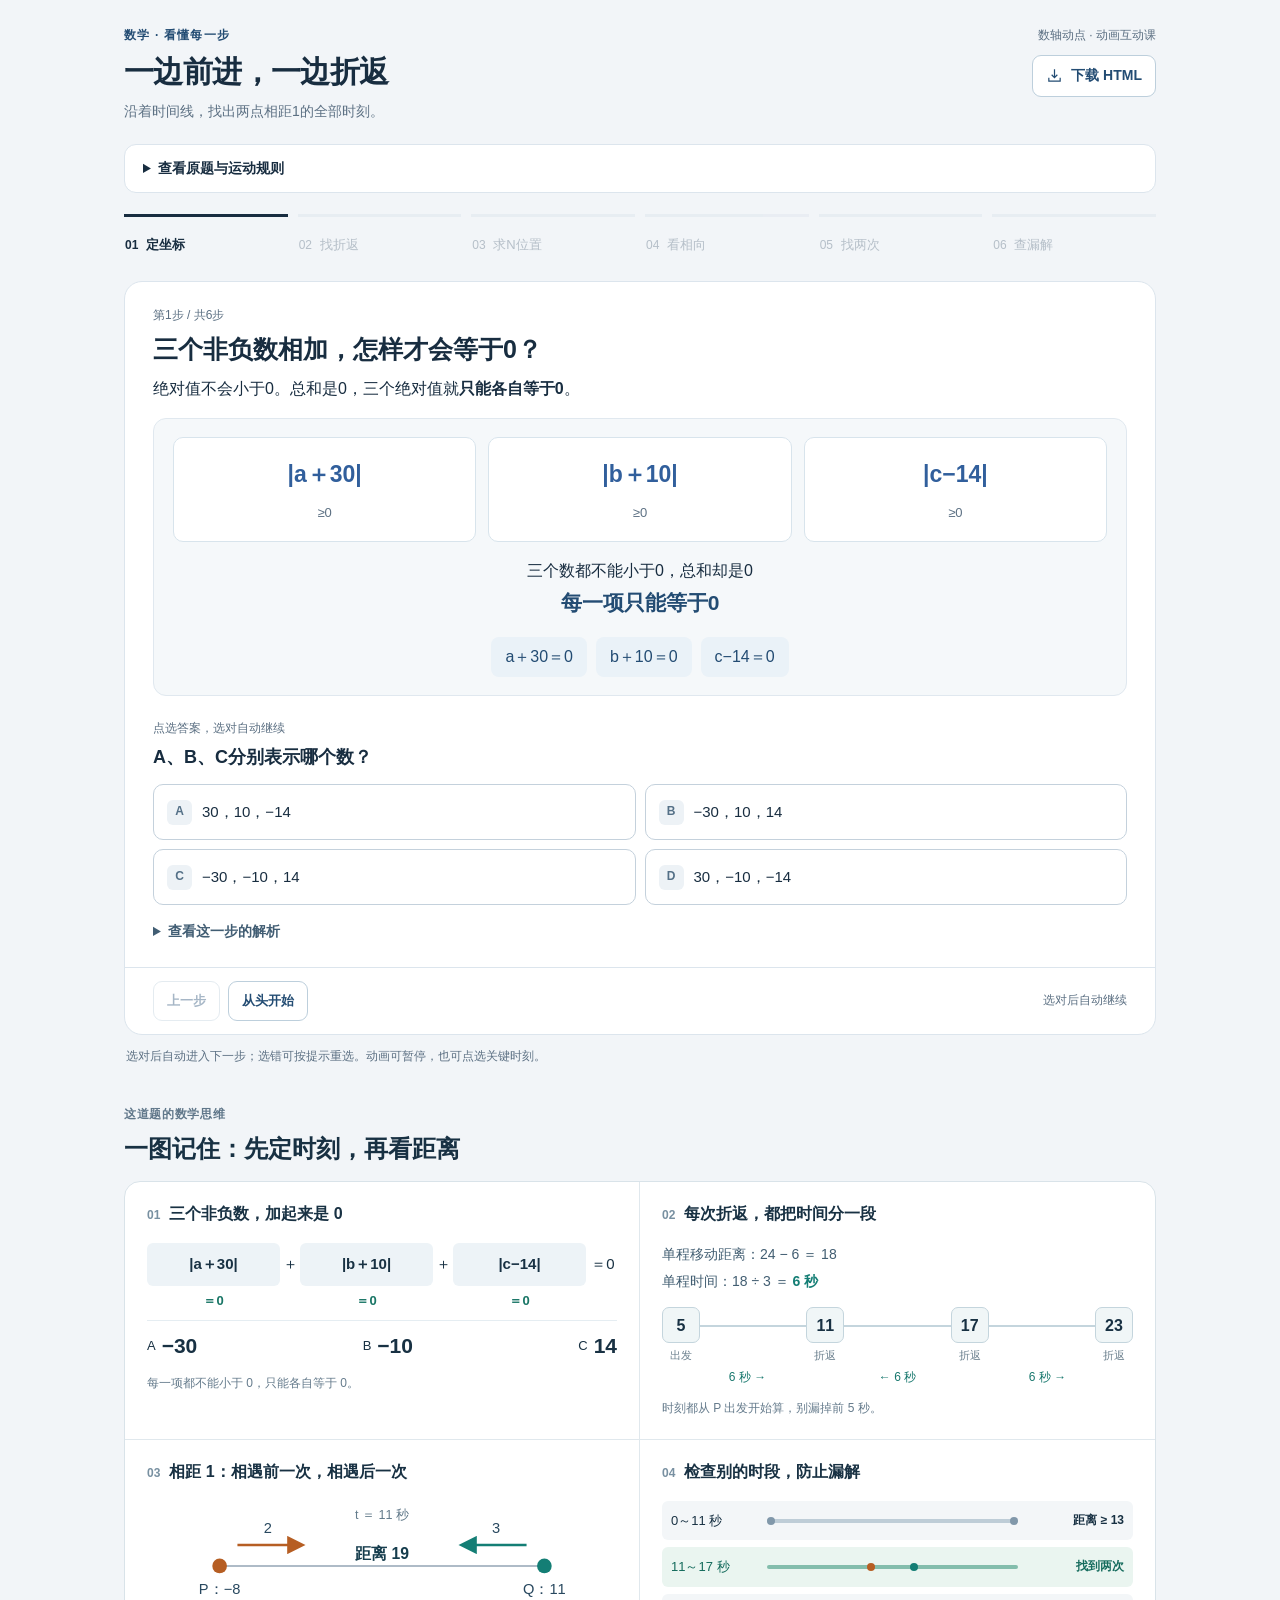
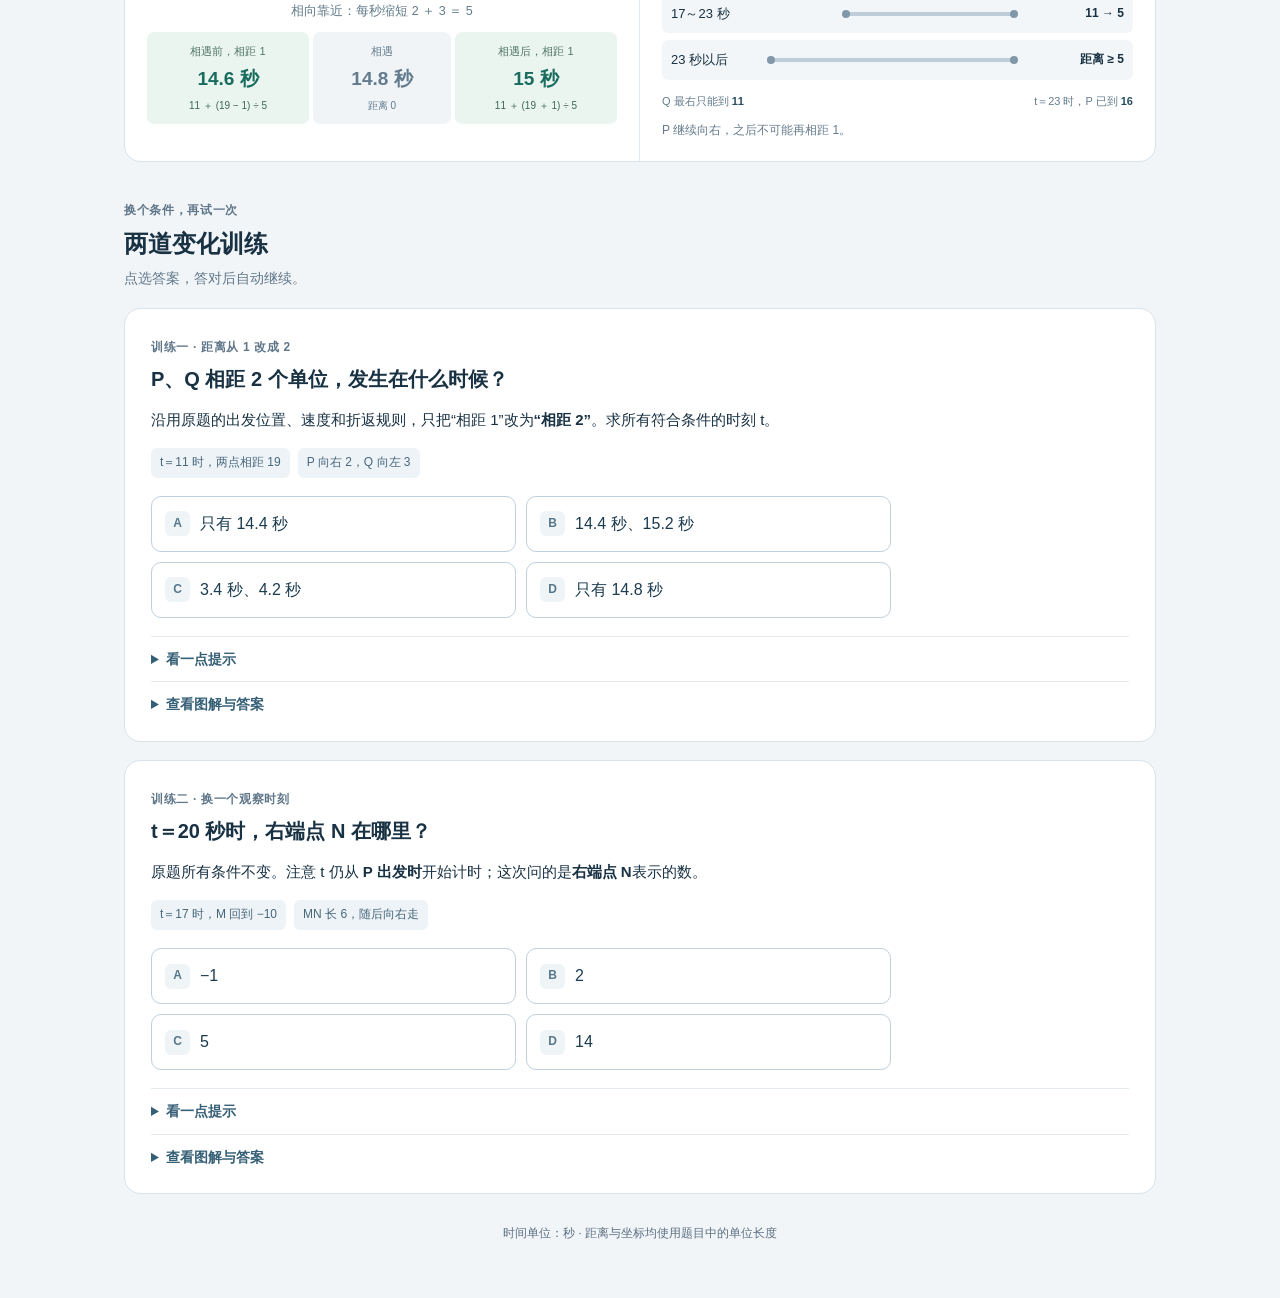
<file: examples/bouncing-segment/index.html>
<!doctype html>
<html lang="zh-CN"><head><meta charset="utf-8"><meta name="viewport" content="width=device-width,initial-scale=1"><meta name="description" content="用数轴动画讲清延迟出发、线段折返、相遇前后相距1；选择题答对自动继续，附一图总结与两道变式。"><title>动点与折返线段｜数轴动画互动课</title><style>:root{color-scheme:light;--ink:#182d40;--muted:#5c7083;--line:#dce5ed;--paper:#fff;--bg:#f2f5f8;--navy:#234c73;--blue:#315f9c;--teal:#137c72;--teal-light:#e5f4ef;--orange:#bc5b20;--orange-light:#fff0e4;--wrong:#9a431c;--good:#1a6852}
*{box-sizing:border-box}body{margin:0;background:var(--bg);color:var(--ink);font:16px/1.65 -apple-system,BlinkMacSystemFont,"PingFang SC","Microsoft YaHei",sans-serif}button{font:inherit;cursor:pointer;touch-action:manipulation}button:disabled{cursor:default;opacity:.4}button:focus-visible,summary:focus-visible{outline:3px solid #87afd3;outline-offset:4px}[hidden]{display:none!important}h1,h2,h3,p{margin-top:0}button,summary{-webkit-tap-highlight-color:transparent}.app{max-width:1080px;margin:0 auto;padding:26px 24px 42px}.mast{display:flex;align-items:flex-start;justify-content:space-between;gap:20px;margin-bottom:21px}.brand{font-size:12px;letter-spacing:.1em;font-weight:650;color:var(--navy)}h1{font-size:30px;line-height:1.35;margin:6px 0 8px;letter-spacing:-.02em}.intro{font-size:14px;color:var(--muted);margin:0}.mast-right{display:grid;justify-items:end;gap:9px;flex:none}.badge{font-size:12px;color:var(--muted)}.download-btn,.btn{border:1px solid #bdcfdc;background:#fff;border-radius:9px;color:var(--navy);padding:8px 13px;min-height:42px;font-size:14px;font-weight:600}.download-btn{display:flex;align-items:center;gap:8px;white-space:nowrap}.download-btn:hover,.btn:hover{background:#edf3f8}.download-status{font-size:13px;color:var(--good)}.download-status:empty{display:none}.problem{background:#fff;border:1px solid var(--line);border-radius:12px;padding:12px 18px;font-size:14px;margin-bottom:21px}.problem summary{font-weight:650;cursor:pointer}.problem p{margin:9px 0}.problem ol{padding-left:22px;margin:9px 0 2px}.problem li{margin:5px 0}.givens{display:flex;flex-wrap:wrap;gap:7px}.givens span{background:#f0f5f9;padding:4px 9px;border-radius:6px;font-size:13px}.nav{display:grid;grid-template-columns:repeat(6,minmax(0,1fr));gap:10px;margin:0 0 18px}.nav button{min-height:49px;border:0;border-top:3px solid #d9e2ea;padding:8px 1px 0;background:transparent;color:var(--muted);text-align:left;font-size:13px}.nav button.current{border-color:var(--ink);color:var(--ink);font-weight:650}.nav button.done{border-color:var(--teal)}.nav .n{font-size:12px;display:inline-block;min-width:21px}.lesson{background:#fff;border:1px solid var(--line);border-radius:18px;overflow:hidden;scroll-margin-top:14px}.lesson-header{padding:24px 28px 15px}.eyebrow{font-size:12px;color:var(--muted)}.lesson h2{font-size:25px;line-height:1.4;margin:6px 0 9px}.lead{font-size:16px;margin:0;max-width:900px}.lesson-body{padding:0 28px 24px}.visual{padding:18px 19px;background:#f5f8fa;border:1px solid #e0e8ef;border-radius:13px}.visual-head{display:flex;align-items:center;justify-content:space-between;gap:10px;flex-wrap:wrap}.visual-title{font-size:14px;font-weight:650}.clock{font-size:15px;font-weight:650;color:var(--ink);font-variant-numeric:tabular-nums}.clock small{font-size:12px;color:var(--muted);font-weight:400;margin-left:12px}.motion-svg{display:block;width:100%;height:auto;overflow:visible}.motion-svg text{font-family:inherit}.motion-svg .axis-label{font-size:18px;fill:var(--muted)}.motion-svg .point-letter{font-size:23px;font-weight:700}.motion-svg .coord{font-size:16px}.motion-svg .scene-note{font-size:17px;fill:var(--muted)}.legend{display:flex;gap:16px;flex-wrap:wrap;font-size:12px;color:var(--muted)}.legend span{display:flex;gap:6px;align-items:center}.key-dot{display:inline-block;width:10px;height:10px;border-radius:50%;background:var(--orange)}.key-dot.teal{background:var(--teal)}.key-dot.outline{background:#fff;border:2px solid var(--teal)}.readouts{display:grid;grid-template-columns:repeat(4,minmax(0,1fr));gap:9px;margin:6px 0 14px}.readout{background:#fff;border:1px solid #e0e7ee;border-radius:9px;padding:7px 12px;display:flex;justify-content:space-between;align-items:baseline;gap:7px}.readout span{font-size:12px;color:var(--muted)}.readout strong{font-size:23px;line-height:1.3;font-variant-numeric:tabular-nums}.readout.p strong{color:var(--orange)}.readout.q strong{color:var(--teal)}.motion-controls{display:flex;align-items:center;gap:8px;flex-wrap:wrap}.motion-controls .btn{font-size:13px;min-height:38px;padding:6px 11px}.time-keys{display:flex;gap:6px;flex-wrap:wrap;margin-top:11px}.time-keys button{border:1px solid #c9d7e0;background:#fff;border-radius:7px;padding:5px 9px;min-height:33px;color:#425c70;font-size:12px}.time-keys button.active{border-color:var(--teal);background:var(--teal-light);color:var(--teal)}.motion-caption{font-size:13px;color:var(--muted);min-height:22px;margin:10px 0 0}.insight{display:grid;grid-template-columns:repeat(3,minmax(0,1fr));gap:10px;margin:15px 0 0}.insight>div{border-left:3px solid #aac4d7;padding:1px 12px}.insight small{display:block;font-size:12px;color:var(--muted)}.insight strong{font-size:18px;display:block;font-weight:650;line-height:1.5}.insight .orange{border-color:var(--orange)}.insight .teal{border-color:var(--teal)}.equation-line{margin:15px 0 0;padding:12px 14px;background:#edf4f9;border-radius:9px;font-size:16px;color:var(--navy);text-align:center}.equation-line strong{font-size:19px}.question{margin-top:23px}.q-label{font-size:12px;color:var(--muted);margin:0 0 5px}.question h3{font-size:18px;line-height:1.55;margin-bottom:12px}.choices{display:grid;grid-template-columns:repeat(2,minmax(0,1fr));gap:9px}.choice{display:flex;gap:10px;align-items:center;width:100%;min-height:56px;border:1.5px solid #c4d1dc;background:#fff;border-radius:10px;padding:11px 13px;color:var(--ink);text-align:left;font-size:15px}.choice:hover{background:#f7fafc;border-color:#789db9}.letter{width:25px;height:25px;flex:none;border-radius:6px;display:flex;align-items:center;justify-content:center;background:#edf2f6;color:#547087;font-size:12px;font-weight:650}.choice .mark{margin-left:auto;font-size:17px}.choice.correct{border-color:#26836d;background:#edf8f2}.choice.correct .letter{background:#d7eee3;color:var(--good)}.choice.wrong{border-color:#bc7c58;background:#fff4ed}.feedback{margin:12px 0 0;padding:10px 13px;border-radius:8px;background:#edf7f1;color:var(--good);font-size:14px}.feedback.error{background:#fff2e7;color:var(--wrong)}.solution{margin-top:15px;font-size:14px;color:#415d73}.solution summary{cursor:pointer;font-weight:600}.solution p{margin:9px 0 0}.solution .math{font-weight:600;color:var(--ink)}.lesson-footer{padding:13px 28px;border-top:1px solid var(--line);display:flex;gap:12px;align-items:center;justify-content:space-between;flex-wrap:wrap}.footer-buttons{display:flex;gap:8px;flex-wrap:wrap}.lesson-footer .btn{font-size:13px;min-height:38px}.advance-status{font-size:12px;color:var(--muted)}.footnote{font-size:12px;color:var(--muted);margin:12px 2px 0}.zero-row{display:grid;grid-template-columns:repeat(3,minmax(0,1fr));gap:12px}.zero-box{background:#fff;border:1px solid #d8e4ec;border-radius:10px;padding:18px 10px;text-align:center}.zero-box .expression{font-size:23px;font-weight:650;color:var(--blue)}.zero-box small{display:block;font-size:13px;color:var(--muted);margin-top:8px}.zero-bridge{text-align:center;padding:16px 10px;font-size:16px}.zero-bridge strong{display:block;color:var(--navy);font-size:21px;margin-top:2px}.zero-results{display:flex;gap:9px;justify-content:center;flex-wrap:wrap}.zero-results span{background:#eaf2f8;color:var(--navy);padding:7px 14px;border-radius:8px;font-size:16px}.length-plan{margin:3px 0 13px}.length-plan svg{width:100%;display:block}.length-plan text{font-family:inherit;font-size:18px}.timeline{display:grid;grid-template-columns:5fr 6fr 6fr 5fr;gap:4px;margin:18px 0 14px}.timeline>div{min-width:0;padding:9px 3px;text-align:center;border-radius:6px;background:#e4eaf1;font-size:13px;position:relative}.timeline .right{background:#e1f2ec;color:#216e61}.timeline .left{background:#e5edf9;color:#3a5e8e}.timeline strong{display:block;font-size:15px}.timeline span{font-size:11px;color:var(--muted)}.time-boundaries{display:flex;justify-content:space-between;font-size:12px;color:var(--muted);margin-top:5px}.meeting-cards{display:grid;grid-template-columns:repeat(3,minmax(0,1fr));gap:9px;margin:16px 0 12px}.meeting-card{background:#fff;border:1px solid #c8d7e2;border-radius:10px;padding:10px 8px;color:var(--ink);min-width:0}.meeting-card.active{border-color:var(--teal);box-shadow:inset 0 0 0 1px var(--teal);background:#edf8f3}.meeting-card strong{font-size:20px;display:block}.meeting-card small{font-size:12px;color:var(--muted);display:block}.mini-dots{display:flex;align-items:center;justify-content:center;gap:6px;font-size:12px;margin-top:7px;white-space:nowrap}.mini-p,.mini-q{border-radius:50%;width:25px;height:25px;display:inline-flex;justify-content:center;align-items:center;color:#fff;font-weight:600}.mini-p{background:var(--orange)}.mini-q{background:var(--teal)}.mini-gap{width:25px;border-top:1px solid #8ca3b3;position:relative}.mini-gap::after{content:'1';position:absolute;top:-19px;left:8px;color:var(--muted);font-size:11px}.mini-meet{color:var(--navy);font-size:13px}.intervals{margin:17px 0 0;border:1px solid #dce6ed;border-radius:10px;overflow:hidden}.interval-row{display:grid;grid-template-columns:115px 1fr 100px;gap:10px;align-items:center;padding:8px 13px;border-bottom:1px solid #e2eaf0;font-size:14px;background:#fff}.interval-row:last-child{border-bottom:0}.interval-row.hit{background:#eaf6ef}.interval-row .label{font-size:12px;color:var(--muted)}.interval-row b{font-size:15px}.interval-row .result{color:var(--muted);font-size:12px;text-align:right}.interval-row.hit .result{color:var(--good);font-weight:650}.after-proof{display:flex;gap:10px;align-items:center;justify-content:center;flex-wrap:wrap;padding:11px 14px;margin-top:13px;border-radius:9px;background:#fff4e9;font-size:14px}.after-proof strong{color:var(--orange)}.finish-links{text-align:center;margin-top:22px}.finish-links button{border:0;background:transparent;color:var(--navy);font-size:14px;padding:8px 12px}.doc-bottom{margin-top:30px;font-size:12px;color:var(--muted);text-align:center}
@media(max-width:760px){.app{padding:17px 14px 30px}h1{font-size:25px}.mast{gap:12px}.mast-right .badge{font-size:11px}.download-btn{font-size:12px;padding:7px 10px}.nav{grid-template-columns:repeat(3,minmax(0,1fr));gap:7px 12px}.nav button{min-height:40px;padding-top:5px}.lesson-header{padding:20px 18px 12px}.lesson h2{font-size:22px}.lesson-body{padding:0 18px 20px}.visual{padding:14px 12px}.lead{font-size:15px}.readouts{gap:7px}.readout{display:block;padding:6px 9px}.readout span{display:block;font-size:11px}.readout strong{font-size:21px}.insight strong{font-size:16px}.insight>div{padding-left:9px}.lesson-footer{padding:12px 18px}.choice{font-size:14px;padding:10px;gap:8px}.zero-box .expression{font-size:21px}.zero-row{gap:7px}.zero-box{padding:15px 7px}.clock small{display:block;margin-left:0;font-size:11px}.timeline strong{font-size:13px}.interval-row{grid-template-columns:88px 1fr 72px;gap:7px;font-size:12px}.interval-row b{font-size:14px}.meeting-card strong{font-size:18px}.meeting-card small{font-size:11px}.motion-svg .coord{display:none}.motion-svg .point-letter{font-size:31px}.motion-svg .axis-label{font-size:24px}.motion-svg .scene-note{font-size:23px}}
@media(max-width:420px){.app{padding:13px 10px 26px}.mast h1{font-size:22px}.mast .intro{font-size:12px}.mast-right .badge{display:none}.mast-right{padding-top:18px}.download-btn svg{display:none}.download-btn{padding:7px 8px}.lesson-header{padding:18px 14px 11px}.lesson-body{padding:0 13px 18px}.visual{padding:12px 9px}.choices{grid-template-columns:1fr}.lesson h2{font-size:21px}.insight{gap:7px}.insight small{font-size:11px}.insight strong{font-size:14px}.readouts{grid-template-columns:repeat(2,minmax(0,1fr))}.readout{display:flex;align-items:center;padding:7px 10px}.readout strong{font-size:23px}.readout span{font-size:12px}.zero-box .expression{font-size:18px}.zero-results span{font-size:14px;padding:6px 9px}.motion-svg .axis-label{font-size:29px}.motion-svg .point-letter{font-size:35px}.motion-svg .scene-note{font-size:28px}.length-plan text{font-size:24px}.equation-line{font-size:14px;padding:10px}.equation-line strong{font-size:16px}.interval-row{padding:8px 8px;grid-template-columns:71px 1fr 62px;gap:6px}.interval-row b{font-size:13px}.interval-row .label,.interval-row .result{font-size:11px}.timeline{gap:3px}.timeline span{font-size:10px}.meeting-cards{gap:5px}.meeting-card{padding:9px 3px}.meeting-card strong{font-size:17px}.mini-dots{gap:3px}.mini-gap{width:20px}.mini-p,.mini-q{width:23px;height:23px}.after-proof{font-size:12px}.lesson-footer{padding:12px 14px}.nav button{font-size:12px}}
.length-plan{padding:1px 24px 5px;margin-bottom:13px}.length-labels{position:relative;height:31px;font-size:15px;color:var(--teal)}.length-labels span{position:absolute;left:0;transform:translateX(-50%)}.length-labels span:nth-child(2){left:25%}.length-labels span:nth-child(3){left:100%;color:var(--ink)}.length-rail{display:flex;align-items:center;height:10px}.length-rail i{width:25%;height:8px;background:var(--teal)}.length-rail b{width:75%;border-top:3px dashed var(--blue)}.length-words{display:grid;grid-template-columns:1fr 3fr;text-align:center;font-size:14px;margin-top:5px;color:var(--blue)}.length-words span:first-child{color:var(--teal)}.length-brace{margin-top:7px;padding-top:3px;border-top:1px solid #b6c6d3;text-align:center;font-size:13px;color:var(--muted)}
@media(max-width:519px){.motion-svg .point-letter{font-size:24px}.motion-svg .axis-label{font-size:22px}.motion-svg .secondary-tick{display:none}.motion-svg .scene-note{font-size:18px}.length-plan{padding-left:19px;padding-right:19px}.length-labels{font-size:14px;height:28px}.length-words{font-size:13px}.length-brace{font-size:12px}}
@media(prefers-reduced-motion:reduce){*,*::before,*::after{scroll-behavior:auto!important;animation:none!important;transition:none!important}}

.bx-section{margin-top:34px;color:#183143;scroll-margin-top:20px}.bx-section-head{margin-bottom:16px}.bx-kicker{font-size:12px;font-weight:650;letter-spacing:.055em;color:#60778a}.bx-section h2{font-size:24px;line-height:1.4;margin:5px 0 6px}.bx-section-head p{font-size:14px;color:#60778a;margin:0}.bx-map{display:grid;grid-template-columns:1fr 1fr;border:1px solid #d9e3e9;border-radius:16px;overflow:hidden;background:#fff}.bx-map-cell{min-width:0;padding:20px 22px;border-bottom:1px solid #e0e8ed}.bx-map-cell:nth-child(odd){border-right:1px solid #e0e8ed}.bx-map-cell:nth-last-child(-n+2){border-bottom:0}.bx-map-cell h3{display:flex;align-items:baseline;gap:9px;font-size:16px;line-height:1.5;margin:0 0 17px}.bx-map-cell h3>span{color:#7890a1;font-size:12px;font-variant-numeric:tabular-nums}.bx-map-caption{font-size:12px;line-height:1.65;color:#657b8c;margin:11px 0 0}.bx-zero{display:grid;grid-template-columns:1fr 14px 1fr 14px 1fr 28px;align-items:center;gap:3px;font-size:15px;text-align:center}.bx-zero>span{background:#edf3f7;border-radius:6px;padding:9px 2px;font-weight:650;white-space:nowrap}.bx-zero>b{font-weight:500}.bx-zero-result{font-size:13px;color:#187565}.bx-zero-result>span{background:none;padding:4px 2px 8px}.bx-coordinate-strip{display:flex;justify-content:space-between;gap:7px;padding-top:8px;border-top:1px solid #e5edf2;font-size:13px}.bx-coordinate-strip>span{display:flex;align-items:center;gap:6px}.bx-coordinate-strip strong{font-size:21px;font-variant-numeric:tabular-nums}.bx-small-equation{font-size:14px;line-height:1.6;margin:4px 0;color:#425e72}.bx-small-equation strong{color:#147e75}.bx-time-map{margin:15px 0 5px}.bx-time-stops{display:flex;justify-content:space-between;position:relative}.bx-time-stops:before{content:"";position:absolute;top:18px;height:2px;background:#c4d5dd;left:20px;right:20px}.bx-time-stops>span{display:flex;flex-direction:column;align-items:center;gap:3px;z-index:1}.bx-time-stops b{font-size:16px;line-height:36px;width:38px;height:36px;border:1px solid #c4d5dd;border-radius:7px;background:#f0f6f7;text-align:center}.bx-time-stops small{font-size:11px;color:#6a7f8d}.bx-time-legs{display:grid;grid-template-columns:repeat(3,1fr);gap:7px;font-size:12px;color:#18786e;text-align:center;margin:4px 14px 0}.bx-gap-figure{display:block;width:100%;max-width:440px;margin:auto;overflow:visible}.bx-svg-meta{font:12px -apple-system,BlinkMacSystemFont,"PingFang SC","Microsoft YaHei",sans-serif;fill:#637b8b}.bx-svg-text{font:14px -apple-system,BlinkMacSystemFont,"PingFang SC","Microsoft YaHei",sans-serif;fill:#28485f}.bx-svg-strong{font:600 15px -apple-system,BlinkMacSystemFont,"PingFang SC","Microsoft YaHei",sans-serif;fill:#163d4d}.bx-meeting-times{display:grid;grid-template-columns:1fr .85fr 1fr;margin-top:14px;gap:4px}.bx-meeting-times>div{padding:10px 5px;background:#eaf5f0;border-radius:7px;text-align:center}.bx-meeting-times>div.bx-meeting-middle{background:#f0f4f7}.bx-meeting-times small,.bx-meeting-times strong,.bx-meeting-times span{display:block}.bx-meeting-times small{font-size:11px;color:#517568}.bx-meeting-times strong{font-size:19px;color:#196c5e;margin:3px 0}.bx-meeting-times span{font-size:10px;line-height:1.6;color:#3e665b;white-space:nowrap}.bx-meeting-middle strong,.bx-meeting-middle small,.bx-meeting-middle span{color:#627b8e}.bx-intervals{display:grid;gap:7px}.bx-intervals>div{display:grid;grid-template-columns:88px 1fr 98px;align-items:center;gap:8px;font-size:13px;border-radius:6px;padding:9px 9px;background:#f3f6f8}.bx-intervals b{font-size:12px;text-align:right;font-weight:600}.bx-intervals>div.bx-interval-hit{background:#eaf5f0;color:#146b5c}.bx-gap-line{height:4px;position:relative;display:block;background:#becdd7;border-radius:3px}.bx-gap-line:before,.bx-gap-line:after{content:"";display:block;width:8px;height:8px;border-radius:100%;position:absolute;top:-2px;background:#8198aa}.bx-gap-line:before{left:0}.bx-gap-line:after{right:0}.bx-gap-cross{background:#83bdac}.bx-gap-cross:before{left:40%;background:#b65e23}.bx-gap-cross:after{right:40%;background:#147e75}.bx-gap-close{width:70%;justify-self:end}.bx-range-check{display:flex;justify-content:space-between;gap:8px;font-size:11px;flex-wrap:wrap;margin-top:12px;color:#637b8b}.bx-range-check b{color:#244c61}.bx-practice-card{margin-top:18px;background:#fff;border:1px solid #d9e3e9;border-radius:16px;padding:24px 26px;scroll-margin-top:20px}.bx-practice-card h3{font-size:20px;line-height:1.5;margin:5px 0 12px}.bx-practice-card h3:focus{outline:none}.bx-problem{font-size:15px;line-height:1.8;margin:0 0 15px}.bx-problem strong{font-weight:650}.bx-givens{display:flex;flex-wrap:wrap;gap:8px;margin:0 0 18px}.bx-givens>span{font-size:12px;background:#eef3f7;color:#47677b;border-radius:6px;padding:5px 9px}.bx-choices{display:grid;grid-template-columns:1fr 1fr;gap:10px;max-width:740px}.bx-choice{display:flex;gap:10px;align-items:center;text-align:left;background:#fff;color:#1b3c50;border:1.5px solid #bfd0dc;border-radius:10px;min-height:56px;padding:11px 13px;font:inherit;font-size:16px;cursor:pointer}.bx-choice:hover{border-color:#779bad;background:#f7fafb}.bx-letter{display:flex;justify-content:center;align-items:center;flex:none;width:25px;height:25px;border-radius:6px;background:#eff4f7;font-size:12px;font-weight:650;color:#57778a}.bx-mark{margin-left:auto;font-weight:700}.bx-choice.bx-correct{background:#eaf7f0;border-color:#32947c}.bx-correct .bx-letter{background:#cee9dd;color:#176d58}.bx-choice.bx-wrong{background:#fff3e9;border-color:#c88c63}.bx-wrong .bx-letter{background:#f7dfce;color:#975b31}.bx-choice:focus-visible,.bx-tools summary:focus-visible{outline:3px solid #7aaec6;outline-offset:3px}.bx-feedback{padding:12px 14px;margin:15px 0 0;border-radius:9px;background:#fff3e9;color:#93582c;font-size:14px;line-height:1.75}.bx-feedback.bx-correct{background:#edf8f1;color:#1d6c55}.bx-feedback strong{font-weight:650}.bx-tools{margin-top:18px;display:grid;gap:10px}.bx-tools details{border-top:1px solid #e5ebf0;padding-top:10px;font-size:14px;line-height:1.75;color:#4b6b80}.bx-tools summary{cursor:pointer;font-weight:600;color:#355f76}.bx-tools p{margin:10px 0 0}.bx-distance-plan{display:grid;grid-template-columns:1fr 1fr;gap:12px;margin-top:15px}.bx-distance-plan>div{display:flex;flex-direction:column;gap:5px;padding:14px;background:#f2f7f8;border-radius:9px;text-align:center}.bx-distance-plan span{font-size:12px}.bx-distance-plan b{font-size:23px;color:#246e65}.bx-distance-plan small{font-size:12px}.bx-distance-plan strong{font-size:14px;color:#254a61;line-height:1.7}.bx-endpoint-figure{max-width:540px;border-radius:10px;background:#f2f7f8;padding:14px 12px;margin-top:15px}.bx-endpoint-figure svg{display:block;width:100%}.bx-endpoint-equation{font-size:15px;text-align:center;color:#234c60}.bx-endpoint-equation strong{color:#147e75;font-size:20px}
@media(max-width:720px){.bx-map{grid-template-columns:1fr}.bx-map-cell:nth-child(odd){border-right:0}.bx-map-cell:nth-last-child(2){border-bottom:1px solid #e0e8ed}.bx-map-cell{padding:19px 20px}.bx-section h2{font-size:21px}.bx-practice-card{padding:20px}.bx-practice-card h3{font-size:18px}.bx-section{margin-top:28px}.bx-meeting-times span{font-size:11px}.bx-meeting-times strong{font-size:20px}}
@media(max-width:420px){.bx-map-cell{padding:17px 14px}.bx-map-cell h3{font-size:15px;gap:7px}.bx-zero{font-size:12px;grid-template-columns:1fr 10px 1fr 10px 1fr 24px}.bx-zero-result{font-size:12px}.bx-coordinate-strip strong{font-size:19px}.bx-meeting-times{gap:6px;grid-template-columns:1fr}.bx-meeting-times>div{display:grid;grid-template-columns:1fr 1fr;align-items:center;padding:7px 12px}.bx-meeting-times small{font-size:12px}.bx-meeting-times span{font-size:12px;grid-column:1/-1}.bx-meeting-times strong{font-size:18px}.bx-svg-text,.bx-svg-strong{font-size:18px}.bx-svg-meta{font-size:15px}.bx-intervals>div{grid-template-columns:78px 1fr 88px;padding:8px 6px;font-size:12px;gap:6px}.bx-intervals b{font-size:11px}.bx-practice-card{padding:19px 14px}.bx-choices{gap:8px}.bx-choice{font-size:14px;gap:6px;padding:10px 8px;min-height:58px}.bx-letter{width:21px;height:23px;font-size:11px}.bx-distance-plan{grid-template-columns:1fr}.bx-endpoint-equation{font-size:12px}.bx-givens{gap:6px}.bx-givens>span{font-size:11px}.bx-section-head p{font-size:13px}}
</style></head><body>
<main class="app" id="lesson-app">
<header class="mast"><div><div class="brand">数学 · 看懂每一步</div><h1>一边前进，一边折返</h1><p class="intro">沿着时间线，找出两点相距1的全部时刻。</p></div><div class="mast-right"><span class="badge">数轴动点 · 动画互动课</span><button type="button" class="download-btn" id="download-html"><svg viewBox="0 0 24 24" width="17" height="17" fill="none" stroke="currentColor" stroke-width="1.7" aria-hidden="true"><path d="M12 3v12m-4-4 4 4 4-4M4 15v5h16v-5"/></svg>下载 HTML</button></div></header>
<p id="download-status" class="download-status" role="status"></p>
<details class="problem" id="original-problem"><summary>查看原题与运动规则</summary>
<p>数轴上A、B、C分别表示有理数a、b、c，满足 <strong>|a＋30|＋|b＋10|＋|c−14|＝0</strong>。</p>
<p>P从A出发，以2单位/秒一直向右。P运动5秒后，长为6的线段MN开始运动，初始M与B重合，N在M右边。MN以3单位/秒向右；N到C后立即向左折返，M回到B后再次向右，如此往返。Q是MN的中点，t从P出发时开始计。</p>
<div class="givens"><span>P：向右2单位/秒</span><span>MN：晚出发5秒</span><span>MN＝6，速度3单位/秒</span><span>右端碰C，左端回B</span></div>
<ol><li>求a、b、c。</li><li>P与C重合时，求t和N表示的数。</li><li>P与Q相距1时，求t的所有值。</li></ol>
</details>
<nav class="nav" id="step-nav" aria-label="讲解步骤"></nav>
<section class="lesson" id="lesson-stage" aria-labelledby="stage-title"></section>
<p class="footnote">选对后自动进入下一步；选错可按提示重选。动画可暂停，也可点选关键时刻。</p>
<section class="bx-section" id="thinking" aria-labelledby="bx-thinking-title">
  <div class="bx-section-head"><span class="bx-kicker">这道题的数学思维</span><h2 id="bx-thinking-title">一图记住：先定时刻，再看距离</h2></div>
  <div class="bx-map" role="group" aria-label="四个解题关系：非负性、折返时刻、相遇前后、检查全部时段">
    <section class="bx-map-cell"><h3><span>01</span> 三个非负数，加起来是 0</h3>
      <div class="bx-zero"><span>|a＋30|</span><b>＋</b><span>|b＋10|</span><b>＋</b><span>|c−14|</span><b>＝0</b></div>
      <div class="bx-zero bx-zero-result"><span>＝0</span><b></b><span>＝0</span><b></b><span>＝0</span><b></b></div>
      <div class="bx-coordinate-strip"><span>A <strong>−30</strong></span><span>B <strong>−10</strong></span><span>C <strong>14</strong></span></div>
      <p class="bx-map-caption">每一项都不能小于 0，只能各自等于 0。</p>
    </section>
    <section class="bx-map-cell"><h3><span>02</span> 每次折返，都把时间分一段</h3>
      <p class="bx-small-equation">单程移动距离：24 − 6 ＝ 18</p>
      <p class="bx-small-equation">单程时间：18 ÷ 3 ＝ <strong>6 秒</strong></p>
      <div class="bx-time-map" role="img" aria-label="P开始运动后第5秒线段开始运动，第11秒右端折返，第17秒左端折返，第23秒右端折返，各段6秒">
        <div class="bx-time-stops"><span><b>5</b><small>出发</small></span><span><b>11</b><small>折返</small></span><span><b>17</b><small>折返</small></span><span><b>23</b><small>折返</small></span></div>
        <div class="bx-time-legs"><span>6 秒 →</span><span>← 6 秒</span><span>6 秒 →</span></div>
      </div>
      <p class="bx-map-caption">时刻都从 P 出发开始算，别漏掉前 5 秒。</p>
    </section>
    <section class="bx-map-cell bx-meeting-cell"><h3><span>03</span> 相距 1：相遇前一次，相遇后一次</h3>
      <svg class="bx-gap-figure" viewBox="0 0 420 112" role="img" aria-label="第11秒P在负8，Q在11，相距19。P向右速度2，Q向左速度3，每秒距离缩短5。"><defs><marker id="bx-a1" markerWidth="7" markerHeight="7" refX="5" refY="3.5" orient="auto"><path d="M0 0L7 3.5L0 7" fill="#b65e23"/></marker><marker id="bx-a2" markerWidth="7" markerHeight="7" refX="5" refY="3.5" orient="auto"><path d="M0 0L7 3.5L0 7" fill="#147e75"/></marker></defs><text x="210" y="17" text-anchor="middle" class="bx-svg-meta">t ＝ 11 秒</text><line x1="55" y1="62" x2="365" y2="62" stroke="#aebbc7" stroke-width="2"/><circle cx="55" cy="62" r="7" fill="#b65e23"/><circle cx="365" cy="62" r="7" fill="#147e75"/><path d="M72 42H132" stroke="#b65e23" stroke-width="2.5" marker-end="url(#bx-a1)"/><path d="M348 42H288" stroke="#147e75" stroke-width="2.5" marker-end="url(#bx-a2)"/><text x="101" y="31" text-anchor="middle" class="bx-svg-text">2</text><text x="319" y="31" text-anchor="middle" class="bx-svg-text">3</text><text x="210" y="55" text-anchor="middle" class="bx-svg-strong">距离 19</text><text x="55" y="89" text-anchor="middle" class="bx-svg-text">P：−8</text><text x="365" y="89" text-anchor="middle" class="bx-svg-text">Q：11</text><text x="210" y="109" text-anchor="middle" class="bx-svg-meta">相向靠近：每秒缩短 2 ＋ 3 ＝ 5</text></svg>
      <div class="bx-meeting-times"><div><small>相遇前，相距 1</small><strong>14.6 秒</strong><span>11 ＋ (19 − 1) ÷ 5</span></div><div class="bx-meeting-middle"><small>相遇</small><strong>14.8 秒</strong><span>距离 0</span></div><div><small>相遇后，相距 1</small><strong>15 秒</strong><span>11 ＋ (19 ＋ 1) ÷ 5</span></div></div>
    </section>
    <section class="bx-map-cell"><h3><span>04</span> 检查别的时段，防止漏解</h3>
      <div class="bx-intervals"><div><span>0～11 秒</span><i class="bx-gap-line bx-gap-wide"></i><b>距离 ≥ 13</b></div><div class="bx-interval-hit"><span>11～17 秒</span><i class="bx-gap-line bx-gap-cross"></i><b>找到两次</b></div><div><span>17～23 秒</span><i class="bx-gap-line bx-gap-close"></i><b>11 → 5</b></div><div><span>23 秒以后</span><i class="bx-gap-line bx-gap-wide"></i><b>距离 ≥ 5</b></div></div>
      <div class="bx-range-check"><span>Q 最右只能到 <b>11</b></span><span>t＝23 时，P 已到 <b>16</b></span></div>
      <p class="bx-map-caption">P 继续向右，之后不可能再相距 1。</p>
    </section>
  </div>
</section>

<section class="bx-section" id="practice" aria-labelledby="bx-practice-title">
  <div class="bx-section-head"><span class="bx-kicker">换个条件，再试一次</span><h2 id="bx-practice-title">两道变化训练</h2><p>点选答案，答对后自动继续。</p></div>
  <article class="bx-practice-card" id="practice-1" aria-labelledby="bx-p1-title">
    <span class="bx-kicker">训练一 · 距离从 1 改成 2</span><h3 id="bx-p1-title" tabindex="-1">P、Q 相距 2 个单位，发生在什么时候？</h3>
    <p class="bx-problem">沿用原题的出发位置、速度和折返规则，只把“相距 1”改为<strong>“相距 2”</strong>。求所有符合条件的时刻 t。</p>
    <div class="bx-givens"><span>t＝11 时，两点相距 19</span><span>P 向右 2，Q 向左 3</span></div>
    <div class="bx-choices" role="group" aria-label="训练一：选择P和Q相距2的全部时刻">
      <button class="bx-choice" type="button" data-bx-question="0" data-bx-option="0" aria-pressed="false"><span class="bx-letter">A</span><span>只有 14.4 秒</span><span class="bx-mark" aria-hidden="true"></span></button>
      <button class="bx-choice" type="button" data-bx-question="0" data-bx-option="1" aria-pressed="false"><span class="bx-letter">B</span><span>14.4 秒、15.2 秒</span><span class="bx-mark" aria-hidden="true"></span></button>
      <button class="bx-choice" type="button" data-bx-question="0" data-bx-option="2" aria-pressed="false"><span class="bx-letter">C</span><span>3.4 秒、4.2 秒</span><span class="bx-mark" aria-hidden="true"></span></button>
      <button class="bx-choice" type="button" data-bx-question="0" data-bx-option="3" aria-pressed="false"><span class="bx-letter">D</span><span>只有 14.8 秒</span><span class="bx-mark" aria-hidden="true"></span></button>
    </div>
    <div class="bx-feedback" id="bx-feedback-0" role="status" aria-live="polite" hidden></div>
    <div class="bx-tools"><details><summary>看一点提示</summary><p>相遇前，先把 19 的间距缩到 2；相遇后，再从 0 分开到 2。两种情况都要算。</p></details><details class="bx-solution"><summary>查看图解与答案</summary>
      <div class="bx-distance-plan"><div><span>相遇前</span><b>19 → 2</b><small>间距缩短 17</small><strong>11 ＋ 17 ÷ 5 ＝ 14.4</strong></div><div><span>相遇后</span><b>19 → 0 → 2</b><small>两点合计移动 21</small><strong>11 ＋ 21 ÷ 5 ＝ 15.2</strong></div></div>
      <p>其他时段的距离至少为 5 或 13，不会等于 2。因此全部答案是 <strong>14.4 秒和 15.2 秒</strong>，即 72/5 秒和 76/5 秒。</p>
    </details></div>
  </article>
  <article class="bx-practice-card" id="practice-2" aria-labelledby="bx-p2-title">
    <span class="bx-kicker">训练二 · 换一个观察时刻</span><h3 id="bx-p2-title" tabindex="-1">t＝20 秒时，右端点 N 在哪里？</h3>
    <p class="bx-problem">原题所有条件不变。注意 t 仍从 <strong>P 出发时</strong>开始计时；这次问的是<strong>右端点 N</strong>表示的数。</p>
    <div class="bx-givens"><span>t＝17 时，M 回到 −10</span><span>MN 长 6，随后向右走</span></div>
    <div class="bx-choices" role="group" aria-label="训练二：选择第20秒右端点N的坐标">
      <button class="bx-choice" type="button" data-bx-question="1" data-bx-option="0" aria-pressed="false"><span class="bx-letter">A</span><span>−1</span><span class="bx-mark" aria-hidden="true"></span></button>
      <button class="bx-choice" type="button" data-bx-question="1" data-bx-option="1" aria-pressed="false"><span class="bx-letter">B</span><span>2</span><span class="bx-mark" aria-hidden="true"></span></button>
      <button class="bx-choice" type="button" data-bx-question="1" data-bx-option="2" aria-pressed="false"><span class="bx-letter">C</span><span>5</span><span class="bx-mark" aria-hidden="true"></span></button>
      <button class="bx-choice" type="button" data-bx-question="1" data-bx-option="3" aria-pressed="false"><span class="bx-letter">D</span><span>14</span><span class="bx-mark" aria-hidden="true"></span></button>
    </div>
    <div class="bx-feedback" id="bx-feedback-1" role="status" aria-live="polite" hidden></div>
    <div class="bx-tools"><details><summary>看一点提示</summary><p>从第 17 秒到第 20 秒，只走了 3 秒。此段开始时 N 在 −4，向右走时坐标增加。</p></details><details class="bx-solution"><summary>查看图解与答案</summary>
      <div class="bx-endpoint-figure"><div class="bx-endpoint-equation">N：−4 ＋ 3 × (20 − 17) ＝ <strong>5</strong></div><svg viewBox="0 0 480 120" role="img" aria-label="第20秒，线段左端M在负1，中点Q在2，右端N在5；M到Q、Q到N各3个单位。"><line x1="35" y1="67" x2="445" y2="67" stroke="#b7c4cd" stroke-width="2"/><line x1="90" y1="67" x2="390" y2="67" stroke="#147e75" stroke-width="7" stroke-linecap="round"/><circle cx="90" cy="67" r="7" fill="#147e75"/><circle cx="240" cy="67" r="7" fill="#fff" stroke="#147e75" stroke-width="3"/><circle cx="390" cy="67" r="8" fill="#147e75"/><text x="90" y="42" text-anchor="middle" class="bx-svg-text">M</text><text x="240" y="42" text-anchor="middle" class="bx-svg-text">Q</text><text x="390" y="42" text-anchor="middle" class="bx-svg-strong">N</text><text x="90" y="96" text-anchor="middle" class="bx-svg-text">−1</text><text x="240" y="96" text-anchor="middle" class="bx-svg-text">2</text><text x="390" y="96" text-anchor="middle" class="bx-svg-strong">5</text><text x="165" y="59" text-anchor="middle" class="bx-svg-meta">3</text><text x="315" y="59" text-anchor="middle" class="bx-svg-meta">3</text></svg></div>
      <p>M、Q、N 是三个不同的点，先认准题目问谁，再读坐标。</p>
    </details></div>
  </article>
</section>
<p class="doc-bottom">时间单位：秒 · 距离与坐标均使用题目中的单位长度</p>
</main>
<script data-offline>
(function(){
 'use strict';
 function at(t){
   t=Math.max(0,Number(t)||0);
   const p=2*t-30;
   let q=-7,dir=0;
   if(t>=5){const r=(t-5)%12;dir=r<6?1:-1;q=r<=6?-7+3*r:29-3*r;}
   return {t,p,q,m:q-3,n:q+3,gap:Math.abs(p-q),dir};
 }
 function fmt(n){const v=Math.abs(n)<1e-8?0:n;return Number(v.toFixed(2)).toString().replace('-','−');}
 window.BounceMath={at,fmt};
})();

</script>
<script data-offline>
(function(){
'use strict';
const {at,fmt}=window.BounceMath;
const stage=document.getElementById('lesson-stage'),nav=document.getElementById('step-nav');
const reduced=()=>window.matchMedia&&window.matchMedia('(prefers-reduced-motion: reduce)').matches;
const steps=[
 {short:'定坐标',title:'三个非负数相加，怎样才会等于0？',lead:'绝对值不会小于0。总和是0，三个绝对值就<strong>只能各自等于0</strong>。',question:'A、B、C分别表示哪个数？',options:['30，10，−14','−30，10，14','−30，−10，14','30，−10，−14'],correct:2,good:'正确：a＝−30，b＝−10，c＝14。',wrong:['把绝对值里面的式子分别设为0：a＋30＝0，所以a不是30。','b＋10＝0，要用−10才能抵消＋10。','','c−14＝0，所以c＝14；a＋30＝0，所以a＝−30。'],solution:'三个绝对值都≥0，和为0，所以：<br><span class="math">a＋30＝0，b＋10＝0，c−14＝0。<br>a＝−30，b＝−10，c＝14。</span>'},
 {short:'找折返',title:'线段走一趟，只需走18个单位',lead:'开始时N已经在B右边6个单位。向右移动时，<strong>N先碰到C就折返</strong>，不用等M到C。',question:'线段MN从左端运动到右端，单程需要几秒？',options:['8秒','6秒','12秒','2秒'],correct:1,good:'正确：实际移动18个单位，18÷3＝6秒。',wrong:['8秒是24÷3；线段右端N开始时已在B右边6个单位，实际只移动18。','','12秒是一个来回，单程只用6秒。','2秒是6÷3，6是线段自己的长度，不是这次移动的距离。'],solution:'<span class="math">BC＝14−(−10)＝24。<br>单程移动距离＝BC−MN＝24−6＝18。<br>单程时间＝18÷3＝6秒。</span><br>MN从t＝5开始，折返时刻依次是t＝11、17、23……',start:5,end:17,speed:1.5,initial:5,keys:[5,11,17]},
 {short:'求N位置',title:'P到达C时，N已经往返到哪里？',lead:'P要走44个单位，用<strong>22秒</strong>。MN晚出发5秒，这时只运动了<strong>17秒＝6＋6＋5</strong>。',question:'P与C重合时，t和N表示的数分别是多少？',options:['t＝22秒，N＝14','t＝17秒，N＝11','t＝22秒，N＝11','t＝22秒，N＝8'],correct:2,good:'正确：t＝22秒，N＝−4＋3×5＝11。',wrong:['N在t＝11、23时碰到C；t＝22还没到下一次折返。','17秒是MN已运动的时间，题目的t从P出发时开始计时，应为22秒。','','8是此时中点Q的坐标；右端N比Q大3，所以N＝11。'],solution:'<span class="math">AC＝14−(−30)＝44，t＝44÷2＝22秒。</span><br>MN实际运动：22−5＝17秒。先右行6秒，再左行6秒，回到初始位置；然后又右行5秒。<br><span class="math">N＝−4＋3×5＝11。</span>',start:5,end:22,speed:2,initial:22,keys:[5,11,17,22]},
 {short:'看相向',title:'第11秒折返后，两点每秒靠近多少？',lead:'只跟踪中点Q：它与线段同速，仍是<strong>3单位/秒</strong>。第11秒，P在−8，Q在11，两点相距19。',question:'P向右、Q向左时，两点每秒靠近几个单位？',options:['5个单位','1个单位','3个单位','6个单位'],correct:0,good:'正确：两边都在缩短间隔，每秒靠近2＋3＝5。',wrong:['','只有同向追赶才用3−2；现在两点相向，两边都在缩短间隔。','还要算上P每秒向右走的2个单位。','6是线段的长度，与两点每秒靠近多少无关。'],solution:'t＝11时：<span class="math">P＝−30＋2×11＝−8，Q＝14−3＝11。</span><br>间隔为11−(−8)＝19。相向时每秒靠近2＋3＝5。<br><span class="math">还需19÷5＝3.8秒相遇；相遇时刻是11＋3.8＝14.8秒。</span>',start:11,end:14.8,speed:.6,initial:11,keys:[11,12,13,14.8]},
 {short:'找两次',title:'相距1：相遇前一次，相遇后一次',lead:'两点在<strong>14.8秒</strong>相遇。相对移动1个单位只需<strong>1÷5＝0.2秒</strong>，就在相遇时刻的前后各找一次。',question:'P与Q相距1个单位时，t是多少？',options:['只有14.6秒','14.6秒和15秒','14.8秒和15秒','13.8秒和15.8秒'],correct:1,good:'正确：14.8−0.2＝14.6，14.8＋0.2＝15。',wrong:['别漏掉相遇之后：P、Q互相越过，继续分开到1。','','14.8秒两点相遇，距离是0，还不是1。','1个单位不是1秒；相对速度为5，走完1个单位只用0.2秒。'],solution:'<span class="math">相遇时刻＝11＋19÷5＝14.8秒。<br>相对移动1需要1÷5＝0.2秒。</span><br>因此：<span class="math">t₁＝14.8−0.2＝14.6＝73/5秒；t₂＝14.8＋0.2＝15秒。</span><br>两次都在11～17秒之间，期间Q持续向左，计算有效。',start:14.2,end:15.4,speed:.2,initial:14.6,keys:[14.6,14.8,15],zoom:true},
 {short:'查漏解',title:'继续追赶，会不会还有第三次？',lead:'第17秒，Q在P后方11个单位；它每秒只追近1，追6秒就必须折返，<strong>最近仍相距5</strong>。',question:'第23秒以后，为什么不可能再相距1？',options:['因为线段MN停止运动','因为P、Q的速度变成相同','P已超过Q能到的最右位置，并继续向右','因为P、Q每12秒回到原来的位置'],correct:2,good:'正确：t＝23时P＝16，Q最右只能到11，之后P继续向右。全程只有两次。',wrong:['MN还在不断往返，并没有停止。','P速度一直是2，Q运动时速度一直是3。','','只有MN的位置每12秒重复；P一直向右，两者相对位置不会重复。'],solution:'0～5秒：距离23→13；5～11秒：距离13→19，都大于1。<br>11～17秒：距离19→0→11，出现14.6、15这两次。<br>17～23秒：同向追赶，距离11−(3−2)×6＝5，仍大于1。<br>23秒后：<span class="math">P≥16，而Q≤11，所以PQ≥5。</span><br>因此全部解是<span class="math">t＝73/5秒或15秒</span>。',start:17,end:24,speed:1,initial:23,keys:[17,20,23,24],bounds:true}
];
let step=0,unlocked=0,selected=Array(6).fill(null),solved=Array(6).fill(false),time=0,raf=0,motionToken=0,playing=false,advanceTimer=0;
const $=id=>document.getElementById(id);
function svgScene(t,zoom=false,bounds=false){
 const s=at(t),compact=window.innerWidth<520,W=compact?500:860,left=compact?32:46,right=compact?468:814,lo=zoom?-3:-32,hi=zoom?2:20,X=v=>left+(v-lo)/(hi-lo)*(right-left);
 const px=X(s.p),qx=X(s.q),mx=X(s.m),nx=X(s.n),arrow=(x,y,dir,color)=>`<path d="M${x} ${y}h${dir*33}m${-dir*9} -5l${dir*9} 5l${-dir*9} 5" fill="none" stroke="${color}" stroke-width="2.5"/>`;
 const ticks=zoom?[-2,-1,0,1]:[-30,-20,-10,0,10,14];
 const tickHTML=ticks.map(v=>{const label=!zoom&&v===-30?'A':!zoom&&v===-10?'B':!zoom&&v===14?'C':'';return `<path d="M${X(v)} 186v12" stroke="#91a4b4" stroke-width="1.4"/><text x="${X(v)}" y="220" text-anchor="middle" class="axis-label ${!zoom&&(v===-20||v===10)?'secondary-tick':''}">${label?label+' ':''}${fmt(v)}</text>`;}).join('');
 const range=bounds?`<rect x="${X(-7)}" y="28" width="${X(11)-X(-7)}" height="19" rx="5" fill="#cfe8df"/><text x="${(X(-7)+X(11))/2}" y="19" text-anchor="middle" class="scene-note">Q始终在−7到11之间</text>`:'';
 const segment=zoom?`<text x="48" y="25" class="scene-note">局部放大 · 看清谁在左、谁在右</text>`:`${range}<path d="M${mx} 72H${nx}" stroke="#137c72" stroke-width="9" stroke-linecap="round"/><circle cx="${mx}" cy="72" r="6" fill="#137c72"/><circle cx="${nx}" cy="72" r="6" fill="#137c72"/><text x="${mx}" y="49" text-anchor="middle" fill="#137c72" class="point-letter">M</text><text x="${nx}" y="49" text-anchor="middle" fill="#137c72" class="point-letter">N</text><text x="${mx}" y="103" text-anchor="middle" fill="#137c72" class="coord">${fmt(s.m)}</text><text x="${nx}" y="103" text-anchor="middle" fill="#137c72" class="coord">${fmt(s.n)}</text>`;
 return `<svg class="motion-svg" viewBox="0 0 ${W} 244" role="img" aria-label="第${fmt(t)}秒，P在${fmt(s.p)}，Q在${fmt(s.q)}，M在${fmt(s.m)}，N在${fmt(s.n)}，PQ距离${fmt(s.gap)}。${zoom?'局部放大。':''}"><path d="M${compact?20:30} 192H${W-27}l-9-5m9 5l-9 5" stroke="#70879a" stroke-width="1.7" fill="none"/>${tickHTML}${segment}<path d="M${qx} 78V188" stroke="#137c72" stroke-opacity=".35" stroke-width="1.5" stroke-dasharray="4 5"/><circle cx="${qx}" cy="72" r="8" fill="#fff" stroke="#137c72" stroke-width="3"/><text x="${qx}" y="49" text-anchor="middle" fill="#137c72" class="point-letter">Q</text><text x="${qx}" y="103" text-anchor="middle" fill="#137c72" class="coord">${fmt(s.q)}</text><path d="M${px} 144V188" stroke="#bc5b20" stroke-opacity=".4" stroke-width="1.5" stroke-dasharray="4 5"/><circle cx="${px}" cy="139" r="9" fill="#bc5b20"/><text x="${px}" y="124" text-anchor="middle" fill="#bc5b20" class="point-letter">P</text><text x="${px}" y="166" text-anchor="middle" fill="#bc5b20" class="coord">${fmt(s.p)}</text>${arrow(px+14,139,1,'#bc5b20')}${s.dir&&!bounds?arrow(qx+(s.dir===1?17:-17),zoom?72:8,s.dir,'#137c72'):''}</svg>`;
}
function stageVisual(){
 const d=steps[step];
 if(step===0)return `<div class="visual"><div class="zero-row"><div class="zero-box"><div class="expression">|a＋30|</div><small>≥0</small></div><div class="zero-box"><div class="expression">|b＋10|</div><small>≥0</small></div><div class="zero-box"><div class="expression">|c−14|</div><small>≥0</small></div></div><div class="zero-bridge">三个数都不能小于0，总和却是0<strong>每一项只能等于0</strong></div><div class="zero-results"><span>a＋30＝0</span><span>b＋10＝0</span><span>c−14＝0</span></div></div>`;
 const length=step===1?`<div class="length-plan" role="img" aria-label="B到C长24；初始MN占6，N到C还剩18，这就是线段单程移动的距离。"><div class="length-labels"><span>M / B</span><span>N</span><span>C</span></div><div class="length-rail"><i></i><b></b></div><div class="length-words"><span>已占6</span><span>N还需走18</span></div><div class="length-brace">BC＝24</div></div>`:'';
 return `<div class="visual">${length}<div class="visual-head"><div class="visual-title">${d.zoom?'放大看相遇前后':'同一条数轴 · 两条轨迹上下错开，方便观察'}</div><div class="clock" id="scene-clock"></div></div><div id="motion-scene"></div><div class="readouts"><div class="readout p"><span>P的位置</span><strong id="value-p"></strong></div><div class="readout q"><span>Q的位置</span><strong id="value-q"></strong></div><div class="readout"><span>N的位置</span><strong id="value-n"></strong></div><div class="readout"><span>PQ距离</span><strong id="value-gap"></strong></div></div><div class="motion-controls"><button type="button" class="btn" data-action="play" id="play-button">播放本段</button><button type="button" class="btn" data-action="rewind">回到本段起点</button><div class="legend"><span><i class="key-dot"></i>P：向右2/秒</span><span><i class="key-dot teal"></i>MN、Q：3/秒</span></div></div><div class="time-keys">${d.keys.map(t=>`<button type="button" data-time="${t}">${t}秒${t===11?' · 首次折返':t===17?' · 回到左端':t===23?' · 再到右端':''}</button>`).join('')}</div><p id="motion-caption" class="motion-caption"></p></div>${extraVisual()}`;
}
function extraVisual(){
 if(step===1)return `<div class="insight"><div><small>两端间的距离</small><strong>BC＝24</strong></div><div class="teal"><small>线段已经占了6</small><strong>24−6＝18</strong></div><div><small>每秒移动3</small><strong>18÷3＝6秒</strong></div></div><div class="equation-line">t从P出发开始计：<strong>5 → 11 → 17 → 23</strong>，每隔6秒折返。</div>`;
 if(step===2)return `<div class="insight"><div class="orange"><small>P到C的时间</small><strong>44÷2＝22秒</strong></div><div><small>MN实际运动时间</small><strong>22−5＝17秒</strong></div><div class="teal"><small>再向右5秒后的N</small><strong>−4＋15＝11</strong></div></div><div class="timeline" role="img" aria-label="P计时0到5，MN等待5秒；5到11向右6秒；11到17向左6秒；17到22再向右5秒。"><div><span>0～5秒</span><strong>MN等待5秒</strong></div><div class="right"><span>5～11秒</span><strong>向右6秒 →</strong></div><div class="left"><span>11～17秒</span><strong>← 向左6秒</strong></div><div class="right"><span>17～22秒</span><strong>向右5秒 →</strong></div></div>`;
 if(step===3)return `<div class="insight"><div class="orange"><small>第11秒的P</small><strong>−30＋2×11＝−8</strong></div><div class="teal"><small>Q在C的左边3</small><strong>14−3＝11</strong></div><div><small>两点相距</small><strong>11−(−8)＝19</strong></div></div><div class="equation-line">P向右走2 ＋ Q向左走3 → <strong>间隔每秒缩短5</strong></div>`;
 if(step===4)return `<div class="meeting-cards"><button type="button" class="meeting-card" data-time="14.6"><small>相遇前0.2秒</small><strong>14.6秒</strong><div class="mini-dots"><span class="mini-p">P</span><span class="mini-gap"></span><span class="mini-q">Q</span></div></button><button type="button" class="meeting-card" data-time="14.8"><small>刚好相遇</small><strong>14.8秒</strong><div class="mini-dots mini-meet">P、Q重合</div></button><button type="button" class="meeting-card" data-time="15"><small>相遇后0.2秒</small><strong>15秒</strong><div class="mini-dots"><span class="mini-q">Q</span><span class="mini-gap"></span><span class="mini-p">P</span></div></button></div><div class="equation-line">相遇：<strong>11＋19÷5＝14.8秒</strong><br>相距1：<strong>14.8−0.2</strong> 和 <strong>14.8＋0.2</strong></div>`;
 if(step===5)return `<div class="intervals" role="table" aria-label="按运动方向分段，检查是否还有其他解"><div class="interval-row" role="row"><span class="label">0～5秒</span><b>23 → 13</b><span class="result">仍大于1</span></div><div class="interval-row" role="row"><span class="label">5～11秒</span><b>13 → 19</b><span class="result">越走越远</span></div><div class="interval-row hit" role="row"><span class="label">11～17秒</span><b>19 → 0 → 11</b><span class="result">两次等于1</span></div><div class="interval-row" role="row"><span class="label">17～23秒</span><b>11 → 5</b><span class="result">还没追上</span></div><div class="interval-row" role="row"><span class="label">23秒以后</span><b>P≥16，Q≤11</b><span class="result">距离≥5</span></div></div><div class="after-proof">MN每12秒重复，<strong>P一直向右，两者的相对位置不会重复。</strong></div>`;
 return '';
}
function caption(t){
 if(step===4){if(Math.abs(t-14.6)<.015)return 'P在Q左边，距离1：这是相遇前的一次。';if(Math.abs(t-14.8)<.015)return 'P、Q同在−0.4，距离0：这才是相遇。';if(Math.abs(t-15)<.015)return 'P已经越过Q，距离又是1：相遇后还有一次。';return t<14.8?'相遇前：P在左、Q在右，两点逐渐靠近。':'相遇后：左右次序交换，两点逐渐分开。';}
 if(Math.abs(t-5)<.01)return 'P已经运动5秒；此刻MN才开始向右。M＝−10，N＝−4。';
 if(Math.abs(t-11)<.01)return 'N到达C＝14，线段立即向左折返。Q只能到11。';
 if(Math.abs(t-17)<.01)return 'M回到B＝−10，线段立即再次向右；P此时在4。';
 if(Math.abs(t-22)<.01)return 'P刚好到C＝14；此时M＝5、Q＝8、N＝11。';
 if(Math.abs(t-23)<.01)return 'N再次到C；此时P＝16，已经超过Q最右能到的11。';
 if(t>23)return 'Q仍在−7与11之间往返；P越过16后继续向右，不会再靠近到1。';
 return at(t).dir>0?'MN向右：P与Q同向，每秒的距离变化要看谁在前面。':'MN向左：P仍向右，先相向靠近，越过彼此后再分开。';
}
function setTime(t){
 if(step===0)return;time=t;const s=at(t),d=steps[step];
 $('motion-scene').innerHTML=svgScene(t,!!d.zoom,!!d.bounds);
 $('scene-clock').innerHTML=`t＝${fmt(t)}秒<small>MN已运动${fmt(Math.max(0,t-5))}秒</small>`;
 for(const [id,v] of [['p',s.p],['q',s.q],['n',s.n],['gap',s.gap]])$('value-'+id).textContent=fmt(v);
 $('motion-caption').textContent=caption(t);
 stage.querySelectorAll('[data-time]').forEach(b=>b.classList.toggle('active',Math.abs(Number(b.dataset.time)-t)<.015));
}
function stopMotion(){motionToken++;if(raf)cancelAnimationFrame(raf);raf=0;playing=false;const b=$('play-button');if(b)b.textContent='播放本段';}
function play(){
 if(step===0)return;if(playing){stopMotion();return;}
 const d=steps[step];stopMotion();const token=motionToken;
 if(reduced()){setTime(d.end);return;}
 let start=time;if(start>=d.end-.001||start<d.start)start=d.start;
 setTime(start);playing=true;$('play-button').textContent='暂停动画';let begin=null;
 function frame(now){if(token!==motionToken||document.hidden)return;if(begin===null)begin=now;const t=Math.min(d.end,start+(now-begin)/1000*d.speed);setTime(t);if(t>=d.end){playing=false;raf=0;$('play-button').textContent='重播本段';return;}raf=requestAnimationFrame(frame);}
 raf=requestAnimationFrame(frame);
}
function renderNav(){nav.innerHTML=steps.map((d,i)=>`<button type="button" data-step="${i}" class="${i===step?'current ':''}${solved[i]?'done':''}" ${i>unlocked?'disabled':''} ${i===step?'aria-current="step"':''}><span class="n">${solved[i]?'✓':String(i+1).padStart(2,'0')}</span>${d.short}</button>`).join('');}
function renderQuestion(){const d=steps[step];$('question-slot').innerHTML=`<div class="q-label">点选答案，选对自动继续</div><h3 id="question-title">${d.question}</h3><div class="choices" role="group" aria-labelledby="question-title">${d.options.map((v,i)=>`<button type="button" class="choice" data-option="${i}" aria-pressed="false"><span class="letter">${'ABCD'[i]}</span><span>${v}</span><span class="mark" aria-hidden="true"></span></button>`).join('')}</div><div class="feedback" id="answer-feedback" role="status" aria-live="polite" hidden></div><details class="solution" id="step-solution"><summary>查看这一步的解析</summary><p>${d.solution}</p></details>`;if(selected[step]!==null)showSelection(selected[step]);}
function showSelection(i){const d=steps[step],right=i===d.correct;stage.querySelectorAll('[data-option]').forEach(b=>{const on=Number(b.dataset.option)===i;b.classList.toggle('correct',on&&right);b.classList.toggle('wrong',on&&!right);b.setAttribute('aria-pressed',on?'true':'false');b.querySelector('.mark').textContent=on?(right?'✓':'×'):'';});const feedback=$('answer-feedback');feedback.hidden=false;feedback.className='feedback'+(right?'':' error');feedback.textContent=right?d.good:d.wrong[i];}
function status(text){const s=$('advance-status');if(s)s.textContent=text;}
function cancelAdvance(){if(advanceTimer)clearTimeout(advanceTimer);advanceTimer=0;if(selected[step]===steps[step].correct)status('已答对；点选答案可继续');else status('选对后自动继续');}
function enterPractice(){stopMotion();status('讲解完成');const card=$('practice-1'),title=$('bx-p1-title');if(card)card.scrollIntoView({behavior:reduced()?'auto':'smooth',block:'start'});if(title){title.setAttribute('tabindex','-1');title.focus({preventScroll:true});}}
function choose(i){
 cancelAdvance();selected[step]=i;const d=steps[step],right=i===d.correct;showSelection(i);
 if(right){solved[step]=true;unlocked=Math.max(unlocked,Math.min(5,step+1));renderNav();status(step===5?'答对了，自动进入训练…':'答对了，自动进入下一步…');const from=step;advanceTimer=setTimeout(()=>{advanceTimer=0;if(step!==from||selected[from]!==steps[from].correct||document.hidden)return;if(step<5)go(step+1);else enterPractice();},600);}
}
function render(){const d=steps[step];renderNav();stage.innerHTML=`<div class="lesson-header"><div class="eyebrow">第${step+1}步 / 共6步</div><h2 id="stage-title" tabindex="-1">${d.title}</h2><p class="lead">${d.lead}</p></div><div class="lesson-body">${stageVisual()}<section class="question" id="question-slot"></section></div><footer class="lesson-footer"><div class="footer-buttons"><button type="button" class="btn" data-action="back" ${step===0?'disabled':''}>上一步</button>${step>0?'<button type="button" class="btn" data-action="replay">重播本步动画</button>':''}<button type="button" class="btn" data-action="reset">从头开始</button></div><span id="advance-status" class="advance-status" role="status" aria-live="polite">选对后自动继续</span></footer>`;renderQuestion();if(step>0)setTime(d.initial);if(selected[step]===d.correct)status('已答对；点选答案可继续');}
function go(i){if(i<0||i>unlocked)return;cancelAdvance();window.BounceExtras?.cancelAdvance();stopMotion();step=i;render();$('original-problem').open=false;stage.scrollIntoView({behavior:reduced()?'auto':'smooth',block:'start'});$('stage-title').focus({preventScroll:true});if(!reduced()&&[1,3,4].includes(step)){setTime(steps[step].start);play();}}
function reset(){cancelAdvance();stopMotion();step=0;unlocked=0;selected=Array(6).fill(null);solved=Array(6).fill(false);time=0;render();window.BounceExtras?.reset();$('original-problem').open=true;}
// Capture runs before answer handlers: a deliberate new action cancels an old pending advance.
document.addEventListener('click',()=>{cancelAdvance();window.BounceExtras?.cancelAdvance();},true);
stage.addEventListener('click',e=>{const b=e.target.closest('button');if(!b||!stage.contains(b))return;if(b.hasAttribute('data-option')){choose(Number(b.dataset.option));return;}if(b.hasAttribute('data-time')){stopMotion();setTime(Number(b.dataset.time));return;}switch(b.dataset.action){case'back':go(step-1);break;case'reset':reset();break;case'play':play();break;case'rewind':stopMotion();setTime(steps[step].start);break;case'replay':stopMotion();setTime(steps[step].start);play();break;}});
nav.addEventListener('click',e=>{const b=e.target.closest('button[data-step]');if(b&&!b.disabled)go(Number(b.dataset.step));});
document.addEventListener('visibilitychange',()=>{if(document.hidden){cancelAdvance();stopMotion();window.BounceExtras?.cancelAdvance();}});
window.addEventListener('pagehide',()=>{cancelAdvance();stopMotion();});
window.BounceLesson={reset,go,choose,setTime,cancelAdvance,getState:()=>({step,unlocked,selected:[...selected],solved:[...solved],time,playing,advancePending:!!advanceTimer})};
render();
})();

</script>
<script data-offline>
(() => {
  'use strict';
  const root=document.getElementById('practice');
  if(!root)return;
  const answers=[1,2],chosen=[null,null];
  const handledClicks=new WeakSet();
  let advanceTimer=null,advanceToken=0;
  const reduceMotion=()=>window.matchMedia&&window.matchMedia('(prefers-reduced-motion: reduce)').matches;
  const feedback=[
    [
      '14.4 秒是相遇前的一次。相遇后，两点还会从距离 0 分开到 2，再找另一个时刻。',
      '<strong>正确。</strong>相遇前：11＋17÷5＝14.4；相遇后：11＋21÷5＝15.2。自动进入训练二…',
      '3.4 秒和 4.2 秒是从第 11 秒开始又经过的时间。题目中的 t 从 P 出发时算起，要分别加上 11。',
      '14.8 秒是两点相遇的时刻，此时距离为 0。相距 2 会发生在相遇前、后。'
    ],
    [
      '−1 是左端点 M 的坐标。题目问右端点 N，要在 M 的坐标上加上线段长 6。',
      '2 是中点 Q 的坐标。右端点 N 还在 Q 的右边 3 个单位。',
      '<strong>正确，本题已完成。</strong>从第 17 秒起又向右走 3 秒，N＝−4＋3×3＝5。',
      '14 是右侧折返点，N 要到第 23 秒才到达那里。第 20 秒还没到折返点。'
    ]
  ];
  function cancelAdvance(){
    advanceToken++;
    if(advanceTimer!==null){clearTimeout(advanceTimer);advanceTimer=null;}
    if(chosen[0]===answers[0]){
      document.getElementById('bx-feedback-0').innerHTML='<strong>正确。</strong>全部答案是 14.4 秒和 15.2 秒。';
    }
  }
  function renderQuestion(q){
    root.querySelectorAll('[data-bx-question="'+q+'"]').forEach(button=>{
      const selected=Number(button.dataset.bxOption)===chosen[q];
      const correct=selected&&chosen[q]===answers[q];
      button.setAttribute('aria-pressed',String(selected));
      button.classList.toggle('bx-correct',correct);
      button.classList.toggle('bx-wrong',selected&&!correct);
      button.querySelector('.bx-mark').textContent=selected?(correct?'✓':'×'):'';
    });
    const box=document.getElementById('bx-feedback-'+q);
    box.hidden=chosen[q]===null;
    box.classList.toggle('bx-correct',chosen[q]===answers[q]);
    box.innerHTML=chosen[q]===null?'':feedback[q][chosen[q]];
  }
  function choose(q,option){
    cancelAdvance();
    chosen[q]=option;
    renderQuestion(q);
    if(q!==0||option!==answers[0])return;
    const token=advanceToken;
    advanceTimer=setTimeout(()=>{
      advanceTimer=null;
      if(token!==advanceToken||chosen[0]!==answers[0]||document.hidden)return;
      const box=document.getElementById('bx-feedback-0');
      box.innerHTML='<strong>正确。</strong>全部答案是 14.4 秒和 15.2 秒。';
      const card=document.getElementById('practice-2');
      card.scrollIntoView({behavior:reduceMotion()?'auto':'smooth',block:'start'});
      document.getElementById('bx-p2-title').focus({preventScroll:true});
    },600);
  }
  root.addEventListener('click',event=>{
    handledClicks.add(event);
    const button=event.target.closest('[data-bx-question][data-bx-option]');
    if(button&&root.contains(button)){
      const q=Number(button.dataset.bxQuestion),option=Number(button.dataset.bxOption);
      if((q===0||q===1)&&Number.isInteger(option)&&option>=0&&option<4)choose(q,option);
    }else if(event.target.closest('button,summary,a'))cancelAdvance();
  });
  document.addEventListener('click',event=>{
    if(handledClicks.has(event))return;
    if(event.target.closest('button,summary,a'))cancelAdvance();
  });
  document.addEventListener('visibilitychange',()=>{if(document.hidden)cancelAdvance();});
  function reset(){
    cancelAdvance();chosen[0]=chosen[1]=null;
    renderQuestion(0);renderQuestion(1);
    root.querySelectorAll('details').forEach(detail=>{detail.open=false;});
  }
  window.BounceExtras={reset,cancelAdvance};
  reset();
})();

</script>
<script data-offline>
(function(){
'use strict';
document.getElementById('download-html').addEventListener('click',()=>{
 try{
  const copy=document.documentElement.cloneNode(true);
  copy.querySelectorAll('script:not([data-offline])').forEach(n=>n.remove());
  copy.querySelectorAll('base').forEach(n=>n.remove());
  const stage=copy.querySelector('#lesson-stage');if(stage)stage.innerHTML='';
  const nav=copy.querySelector('#step-nav');if(nav)nav.innerHTML='';
  const status=copy.querySelector('#download-status');if(status)status.textContent='';
  const blob=new Blob(['<!doctype html>\n'+copy.outerHTML],{type:'text/html;charset=utf-8'});
  const url=URL.createObjectURL(blob),a=document.createElement('a');
  a.href=url;a.download='bouncing-segment-lesson.html';document.body.appendChild(a);a.click();a.remove();
  setTimeout(()=>URL.revokeObjectURL(url),1500);
  document.getElementById('download-status').textContent='已生成HTML文件。下载后可离线打开，重新从第1步开始。';
 }catch(e){document.getElementById('download-status').textContent='未能自动下载，请使用对话中的HTML下载链接。';}
});
})();

</script>
</body></html>
</file>
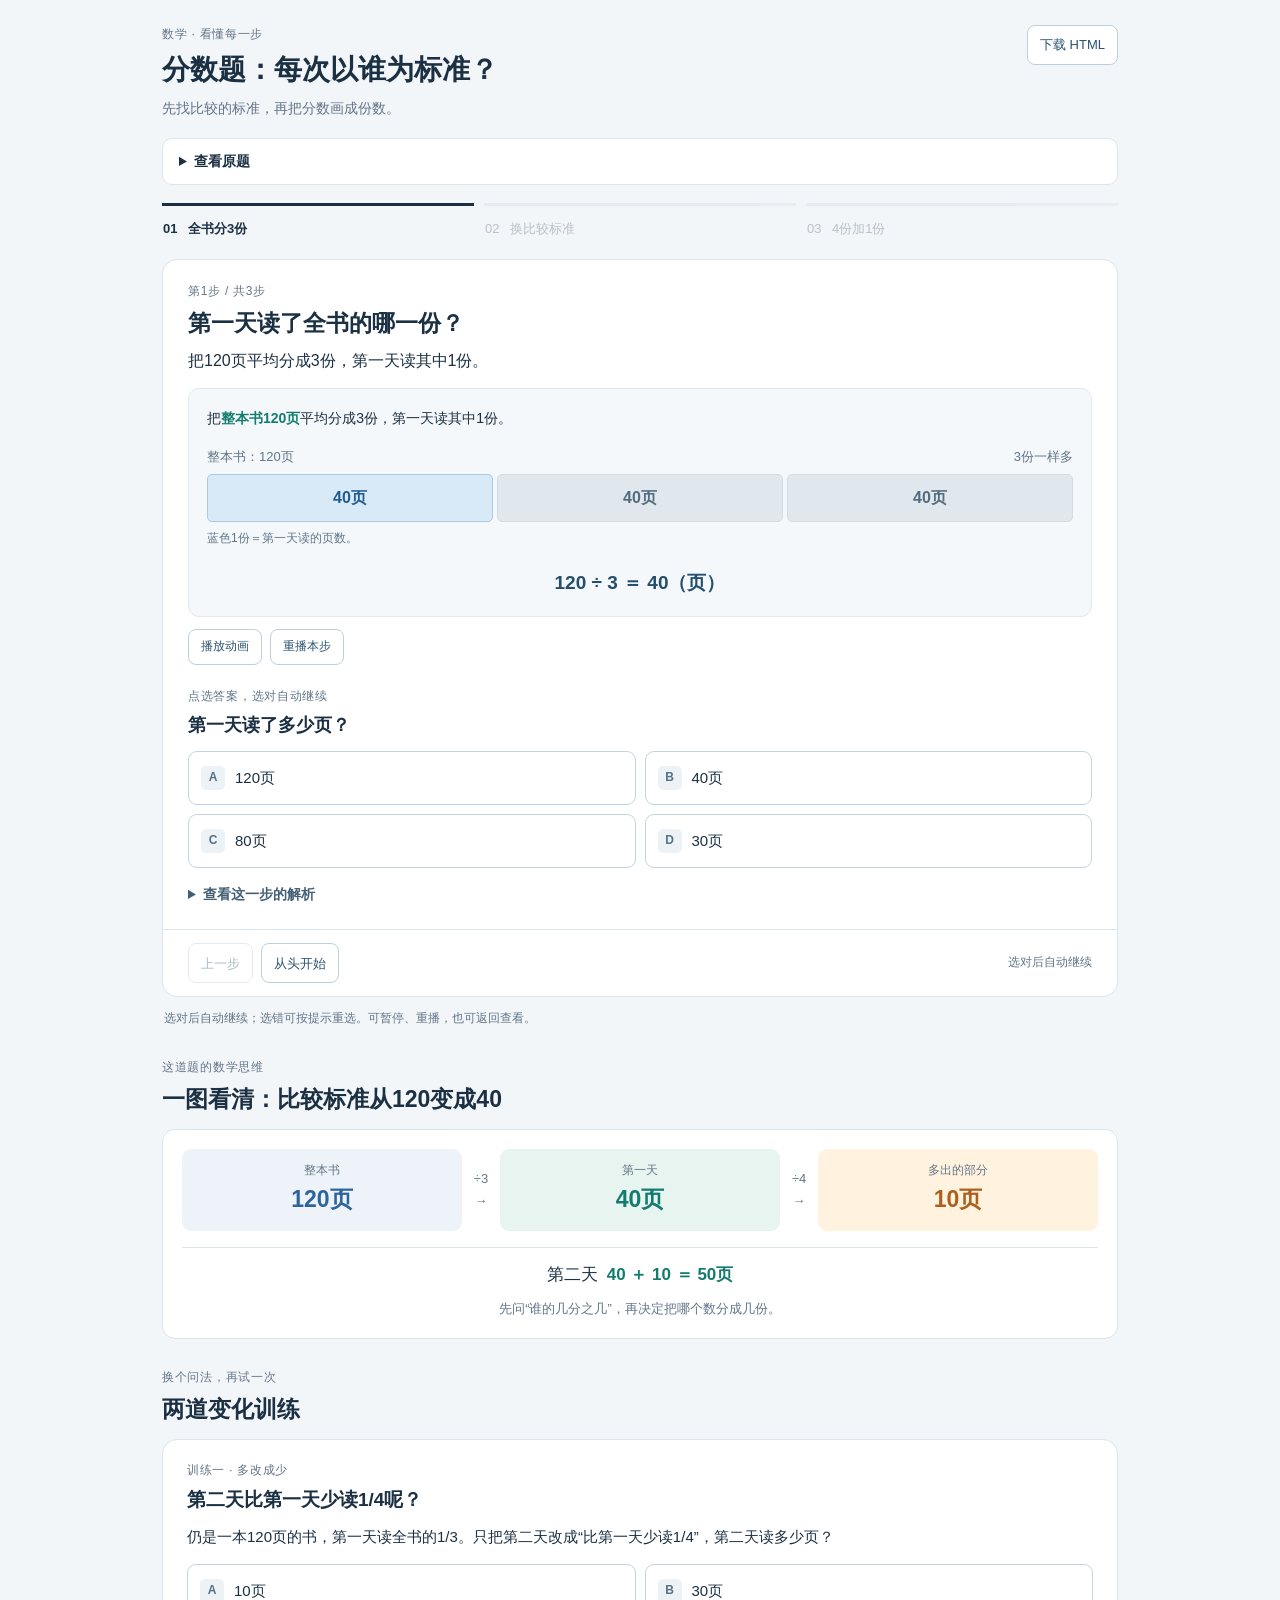
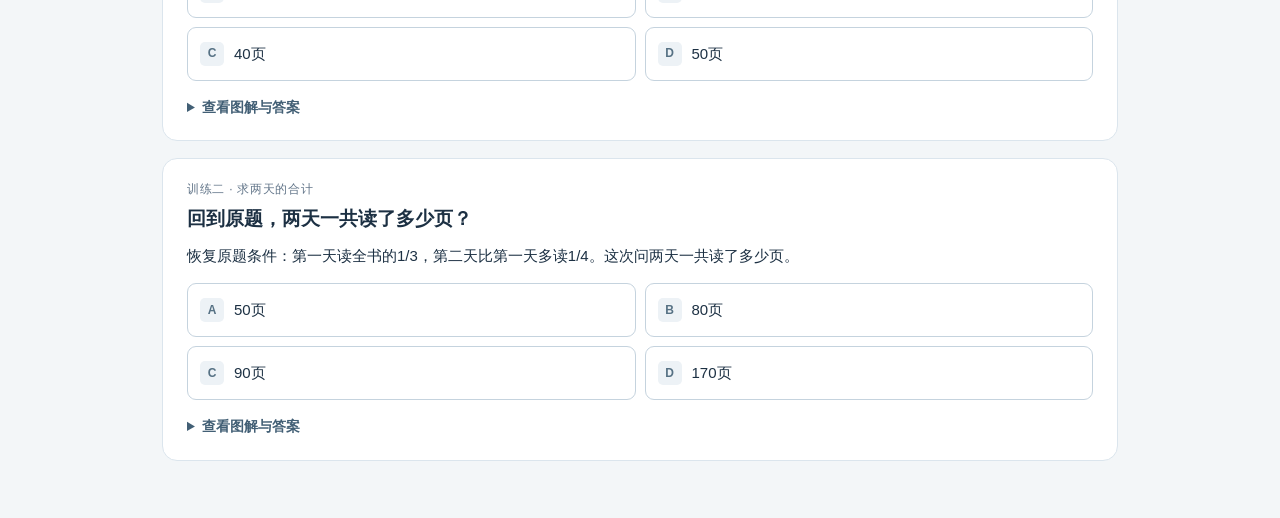
<file: skills/create-math-lesson/assets/index.html>
<!doctype html>
<html lang="zh-CN">
<head>
  <meta charset="utf-8">
  <meta name="viewport" content="width=device-width,initial-scale=1">
  <title>数学动画互动课</title>
  <style data-offline="style">:root{color-scheme:light;--ink:#1c3043;--muted:#627589;--line:#dbe5ed;--blue:#2d649b;--teal:#147c6e;--gold:#ac601d;--good:#1b6a50;--bad:#9c4b29;--bg:#f3f6f8}
*{box-sizing:border-box}body{margin:0;color:var(--ink);background:var(--bg);font:16px/1.65 -apple-system,BlinkMacSystemFont,"PingFang SC","Microsoft YaHei",sans-serif}button{font:inherit;cursor:pointer;touch-action:manipulation}button:disabled{opacity:.4;cursor:default}button:focus-visible,summary:focus-visible{outline:3px solid #8eb6d5;outline-offset:3px}[hidden]{display:none!important}h1,h2,h3,p{margin-top:0}.app{max-width:1000px;margin:auto;padding:25px 22px 40px}.mast{display:flex;justify-content:space-between;align-items:flex-start;gap:15px;margin-bottom:18px}.eyebrow{font-size:12px;letter-spacing:.06em;color:var(--muted);margin:0 0 5px}h1{font-size:28px;line-height:1.4;margin:0 0 8px}.subheading{font-size:14px;color:var(--muted);margin:0}.button{border:1px solid #bdcfdc;border-radius:8px;background:white;color:#2a536f;padding:7px 12px;min-height:40px;font-size:13px}.button:hover{background:#edf4f8}.download{white-space:nowrap}.download-status{font-size:13px;color:var(--good)}.download-status:empty{display:none}.problem{border:1px solid var(--line);border-radius:10px;background:white;padding:11px 16px;font-size:14px;margin:0 0 18px}.problem summary{cursor:pointer;font-weight:600}.problem p{margin:9px 0 0}.step-nav{display:grid;grid-template-columns:repeat(3,minmax(0,1fr));gap:10px;margin:0 0 17px}.step-nav button{border:0;border-top:3px solid #d4dfe7;background:transparent;text-align:left;padding:9px 1px 0;font-size:13px;color:var(--muted);min-height:39px}.step-nav button.current{border-color:var(--ink);font-weight:650;color:var(--ink)}.step-nav button.done{border-color:var(--teal)}.step-nav .number{display:inline-block;min-width:25px}.lesson,.practice-card{background:white;border:1px solid var(--line);border-radius:15px;overflow:hidden;scroll-margin-top:16px}.lesson-header{padding:22px 25px 13px}.lesson h2{font-size:23px;line-height:1.45;margin:4px 0 8px}.lead{font-size:16px;margin:0}.lesson-body{padding:0 25px 23px}.visual{background:#f4f8fa;border:1px solid #dfe8ee;border-radius:11px;padding:18px}.visual-caption{font-size:14px;margin:0 0 13px}.visual-caption strong{color:var(--teal)}.bar-row{margin:16px 0}.bar-heading{font-size:13px;color:var(--muted);margin-bottom:7px;display:flex;justify-content:space-between;gap:8px}.bar{display:grid;grid-template-columns:repeat(var(--parts),minmax(0,1fr));gap:4px}.unit{min-width:0;min-height:48px;padding:7px 2px;background:#e0e7ed;border:1px solid #d1dce5;border-radius:5px;display:flex;align-items:center;justify-content:center;font-size:16px;font-weight:600;color:#526d80}.unit.active{background:#d8e9f7;border-color:#aac9e2;color:#235d8e}.unit.base{background:#ddefe8;border-color:#aad0c0;color:#1e6c58}.unit.extra{background:#fff0d9;border-color:#d7b282;color:#94541c}.unit.removed{background:#f2f4f6;color:#8c9ba7;text-decoration:line-through;border-style:dashed}.unit.empty{background:transparent;border-color:transparent;color:transparent}.bar-note{font-size:12px;color:var(--muted);margin:7px 0 0}.visual-equation{font-size:19px;font-weight:650;text-align:center;margin:18px 0 0;color:#244e6d}.visual-key{display:inline-block;background:white;border:1px solid #c8dbe7;border-radius:7px;padding:6px 10px;margin:8px 0 0;font-size:14px}.visual-controls{display:flex;gap:8px;flex-wrap:wrap;margin-top:12px}.visual-controls .button{min-height:36px;font-size:12px}.visual.is-animating .unit{animation:unit-arrive 700ms both;animation-delay:calc(var(--i,0)*110ms)}.visual.is-paused .unit{animation-play-state:paused}.visual.is-correct .unit.active,.visual.is-correct .unit.base,.visual.is-correct .unit.extra{box-shadow:inset 0 0 0 1px #3e816a}.question{margin-top:22px}.question h3{font-size:18px;line-height:1.5;margin:4px 0 12px}.choices{display:grid;grid-template-columns:repeat(2,minmax(0,1fr));gap:9px}.choice{display:flex;gap:10px;align-items:center;min-height:54px;padding:10px 12px;text-align:left;border:1.5px solid #c5d3de;background:white;color:var(--ink);border-radius:9px;font-size:15px}.choice:hover{border-color:#7ba0ba;background:#f8fbfd}.letter{width:24px;height:24px;display:flex;justify-content:center;align-items:center;flex:none;background:#edf2f6;color:#567184;border-radius:5px;font-size:12px;font-weight:650}.mark{margin-left:auto;font-weight:700}.choice.correct{border-color:#328369;background:#edf8f2}.choice.wrong{border-color:#be805d;background:#fff4ec}.feedback{font-size:14px;padding:11px 13px;margin-top:12px;border-radius:8px;background:#eaf6ef;color:var(--good)}.feedback.error{background:#fff1e7;color:var(--bad)}.solution{margin-top:15px;font-size:14px;color:#425f75}.solution summary{cursor:pointer;font-weight:600}.solution p{margin:9px 0}.lesson-footer{display:flex;gap:12px;justify-content:space-between;align-items:center;flex-wrap:wrap;padding:13px 25px;border-top:1px solid var(--line)}.footer-buttons{display:flex;gap:8px}.advance-status{font-size:12px;color:var(--muted)}.footnote{font-size:12px;color:var(--muted);margin:12px 2px 0}.extension{margin-top:29px}.extension h2{font-size:23px;line-height:1.4;margin:4px 0 14px}.summary-map{padding:19px;background:white;border:1px solid var(--line);border-radius:13px}.summary-flow{display:grid;grid-template-columns:1fr auto 1fr auto 1fr;align-items:center;gap:12px}.summary-node{border-radius:9px;padding:12px;background:#edf3f8;text-align:center}.summary-node small{display:block;font-size:12px;color:var(--muted)}.summary-node strong{display:block;font-size:23px;color:var(--blue)}.summary-node.base{background:#e8f4ef}.summary-node.base strong{color:var(--teal)}.summary-node.extra{background:#fff3df}.summary-node.extra strong{color:var(--gold)}.summary-arrow{font-size:13px;text-align:center;color:var(--muted)}.summary-answer{display:flex;gap:9px;align-items:center;justify-content:center;flex-wrap:wrap;margin:16px 0 0;padding-top:13px;border-top:1px solid var(--line);font-size:17px}.summary-answer strong{color:var(--teal)}.summary-caption{text-align:center;font-size:13px;color:var(--muted);margin:9px 0 0}.practice-card{padding:21px 24px;margin-bottom:17px}.practice-card h3{font-size:19px;line-height:1.5;margin:4px 0 10px;scroll-margin-top:18px}.practice-card .lead{font-size:15px;margin-bottom:15px}.practice-visual{margin-top:14px}.practice-complete{font-weight:650}.nine-parts .unit{font-size:14px}.fraction-note{font-size:12px;color:var(--muted);margin:10px 0 0}.identity-change{display:grid;grid-template-columns:1fr;gap:5px;margin-top:12px;padding:10px 12px;background:white;border-radius:8px;font-size:14px}.identity-change strong{color:var(--teal)}
@keyframes unit-arrive{from{opacity:.25;transform:translateY(5px)}to{opacity:1;transform:translateY(0)}}
@media(max-width:700px){.app{padding:17px 14px 28px}h1{font-size:24px}.mast{gap:10px}.download{font-size:12px;padding:7px 9px}.lesson-header{padding:19px 18px 12px}.lesson-body{padding:0 18px 20px}.lesson h2{font-size:21px}.lead{font-size:15px}.visual{padding:15px 12px}.lesson-footer{padding:12px 18px}.summary-flow{gap:7px}.summary-node{padding:10px 7px}.summary-node strong{font-size:21px}.summary-arrow{font-size:12px}.practice-card{padding:19px 18px}.extension h2{font-size:21px}.nine-parts .bar{grid-template-columns:repeat(5,minmax(0,1fr))}.nine-parts .bar::after{content:'共9份，每份10页';grid-column:1/-1;font-size:12px;color:var(--muted)}}
@media(max-width:420px){.app{padding:13px 10px 25px}.mast h1{font-size:22px}.subheading{font-size:12px}.mast .download{margin-top:5px}.step-nav{gap:7px}.step-nav button{font-size:12px}.step-nav .number{min-width:20px}.lesson-header{padding:17px 14px 11px}.lesson-body{padding:0 13px 18px}.visual{padding:13px 10px}.choices{grid-template-columns:1fr}.choice{font-size:15px}.unit{min-height:43px;font-size:15px}.lesson-footer{padding:12px 14px}.visual-equation{font-size:18px}.summary-map{padding:15px 12px}.summary-flow{grid-template-columns:1fr}.summary-arrow{font-size:13px;line-height:1.3}.summary-node{padding:8px}.summary-node small,.summary-node strong{display:inline}.summary-node small{margin-right:10px}.summary-arrow .horizontal{display:none}.summary-arrow .vertical{display:inline}.practice-card{padding:18px 14px}.practice-card h3{font-size:18px}.summary-caption{font-size:12px}}
@media(min-width:421px){.summary-arrow .vertical{display:none}}
@media(prefers-reduced-motion:reduce){*,*::before,*::after{animation:none!important;transition:none!important;scroll-behavior:auto!important}}
</style>
</head>
<body>
<main class="app" id="courseware-app">
  <header class="mast">
    <div><p class="eyebrow">数学 · 看懂每一步</p><h1 id="lesson-title"></h1><p id="lesson-subtitle" class="subheading"></p></div>
    <button type="button" class="button download" id="download-html">下载 HTML</button>
  </header>
  <p id="download-status" class="download-status" role="status"></p>
  <details class="problem"><summary>查看原题</summary><div id="problem-content"></div></details>
  <nav id="lesson-nav" class="step-nav" aria-label="讲解步骤"></nav>
  <section id="lesson-stage" class="lesson" aria-labelledby="stage-title"></section>
  <p class="footnote">选对后自动继续；选错可按提示重选。可暂停、重播，也可返回查看。</p>
  <section class="extension" aria-labelledby="summary-title"><p class="eyebrow">这道题的数学思维</p><h2 id="summary-title">一图看清：每次以谁为标准？</h2><div id="summary-content"></div></section>
  <section class="extension" id="practice" aria-labelledby="practice-title"><p class="eyebrow">换个问法，再试一次</p><h2 id="practice-title">两道变化训练</h2><div id="practice-list"></div></section>
  <noscript>请在支持 JavaScript 的浏览器中打开本课件。</noscript>
</main>
<script data-offline="script">
(function (scope) {
  'use strict';

  // Pure state machine: no DOM access. The UI and tests provide the clock/hooks.
  class CoursewareController {
    constructor(items, options = {}) {
      if (!Array.isArray(items) || !items.length) throw new Error('At least one item is required.');
      this.items = items.map(item => {
        if (!Number.isInteger(item.answer) || item.answer < 0 || item.answer >= item.optionCount) {
          throw new Error('Each item needs a valid answer and optionCount.');
        }
        return { ...item };
      });
      this.delay = options.delay ?? 600;
      this.lessonCount = options.lessonCount ?? this.items.length;
      if (!Number.isInteger(this.lessonCount) || this.lessonCount < 1 || this.lessonCount > this.items.length) throw new Error('Invalid lessonCount.');
      this.clock = options.clock || {
        setTimeout: (...args) => scope.setTimeout(...args),
        clearTimeout: (...args) => scope.clearTimeout(...args)
      };
      this.isHidden = options.isHidden || (() => false);
      this.onChange = options.onChange || (() => {});
      this.onEnter = options.onEnter || (() => {});
      this.timer = null;
      this.generation = 0;
      this.state = this.initial();
    }

    initial() {
      return { active: 0, unlocked: 0, selected: this.items.map(() => null), solved: this.items.map(() => false), complete: false };
    }

    snapshot() {
      return { ...this.state, selected: [...this.state.selected], solved: [...this.state.solved], pending: this.timer !== null };
    }

    emit(reason) { this.onChange(this.snapshot(), reason); }

    cancel(notify = true) {
      this.generation += 1;
      if (this.timer !== null) this.clock.clearTimeout(this.timer);
      this.timer = null;
      if (notify) this.emit('cancel');
    }

    choose(index, option) {
      const item = this.items[index];
      if (!item || !Number.isInteger(option) || option < 0 || option >= item.optionCount) return false;
      this.cancel(false);
      this.state.active = index;
      this.state.selected[index] = option;
      this.state.complete = false;
      const correct = option === item.answer;
      if (correct) {
        this.state.solved[index] = true;
        if (index < this.lessonCount) this.state.unlocked = Math.max(this.state.unlocked, Math.min(index + 1, this.lessonCount - 1));
        const generation = this.generation;
        this.timer = this.clock.setTimeout(() => {
          this.timer = null;
          if (generation !== this.generation || this.isHidden() || this.state.active !== index || this.state.selected[index] !== item.answer) return;
          if (index === this.items.length - 1) {
            this.state.complete = this.state.solved.every(Boolean);
            this.emit('complete');
          } else {
            this.state.active = index + 1;
            this.emit('advance');
            this.onEnter(index + 1, 'advance');
          }
        }, this.delay);
      }
      this.emit('answer');
      return correct;
    }

    go(index) {
      if (!Number.isInteger(index) || index < 0 || index > this.state.unlocked || index >= this.lessonCount) return false;
      this.cancel(false);
      this.state.active = index;
      this.emit('navigate');
      this.onEnter(index, 'navigate');
      return true;
    }

    reset() {
      this.cancel(false);
      this.state = this.initial();
      this.emit('reset');
      this.onEnter(0, 'reset');
    }

    destroy() { this.cancel(false); this.onChange = () => {}; this.onEnter = () => {}; }
  }

  scope.CoursewareController = CoursewareController;
  if (typeof module !== 'undefined' && module.exports) module.exports = CoursewareController;
})(typeof window !== 'undefined' ? window : globalThis);

</script>
<script data-offline="script">
(function () {
  'use strict';

  // Edit this file for a new problem. Keep mathematical data separate from engine state.
  const total = 120, first = total / 3, extra = first / 4, second = first + extra;
  if (first !== 40 || extra !== 10 || second !== 50) throw new Error('Sample arithmetic is inconsistent.');
  const units = (count, kind, text = '10', offset = 0) => Array.from({ length: count }, (_, i) => `<span class="unit ${kind}" style="--i:${i + offset}">${text}</span>`).join('');
  const bar = (parts, cells) => `<div class="bar" style="--parts:${parts}">${cells}</div>`;

  function visualHTML(name) {
    if (name === 'third') return `<p class="visual-caption">把<strong>整本书120页</strong>平均分成3份，第一天读其中1份。</p><div class="bar-row"><div class="bar-heading"><span>整本书：120页</span><span>3份一样多</span></div>${bar(3, units(1, 'active', '40页') + units(2, '', '40页', 1))}<p class="bar-note">蓝色1份＝第一天读的页数。</p></div><p class="visual-equation">120 ÷ 3 ＝ 40（页）</p>`;
    if (name === 'base') return `<p class="visual-caption">“比<strong>第一天</strong>多1/4”，这次把<strong>第一天的40页</strong>看作整体。</p><div class="bar-row"><div class="bar-heading"><span>第一天：40页</span><span>放大看，分成4份</span></div>${bar(4, units(4, 'base'))}<p class="bar-note">这条条形代表40页，每格10页；它不再代表整本120页。</p></div><div class="identity-change"><span>读全书的1/3 → 标准是<strong>120页</strong></span><span>比第一天多1/4 → 标准换成<strong>40页</strong></span></div><p class="visual-equation">多出的1份：40 ÷ 4 ＝ 10（页）</p>`;
    if (name === 'more') return `<p class="visual-caption">第一天是<strong>4份</strong>；第二天多1/4，就是再加<strong>1份</strong>。</p><div class="bar-row"><div class="bar-heading"><span>第一天：4份</span><span>40页</span></div>${bar(5, units(4, 'base') + units(1, 'empty', '', 4))}</div><div class="bar-row"><div class="bar-heading"><span>第二天：4份＋1份</span><span>每份10页</span></div>${bar(5, units(4, 'base') + units(1, 'extra', '10', 4))}</div><p class="bar-note">绿色是原来的40页；橙色是多出的10页。</p><p class="visual-equation">40 ＋ 10 ＝ 50（页）</p>`;
    if (name === 'less') return `<p class="visual-caption">少1/4：原来的4份去掉1份，剩下<strong>3份</strong>。</p><div class="bar-row">${bar(4, units(3, 'base') + units(1, 'removed', '10', 3))}</div><p class="bar-note">每份10页，去掉的部分也是10页。</p><p class="visual-equation">40 − 10 ＝ 30（页）</p>`;
    if (name === 'total') return `<p class="visual-caption">两天合起来：第一天4份，第二天5份，一共<strong>9份</strong>。</p><div class="bar-row nine-parts">${bar(9, units(4, 'base') + units(5, 'extra', '10', 4))}</div><p class="bar-note">绿色4份是第一天，橙色5份是第二天，每份都代表10页。</p><p class="visual-equation">40 ＋ 50 ＝ 90（页）</p>`;
    throw new Error(`Unknown scene: ${name}`);
  }

  function mountVisual(host, scene, context) {
    host.innerHTML = visualHTML(scene);
    host.classList.add('visual');
    let playing = false, disposed = false;
    const maxIndex = Math.max(...Array.from(host.querySelectorAll('.unit')).map(el => Number(el.style.getPropertyValue('--i'))));
    const notify = value => { playing = value; context.onPlayback?.(value); };
    function play() {
      if (disposed || context.reducedMotion) return;
      host.classList.remove('is-paused');
      host.classList.add('is-animating');
      notify(true);
    }
    function pause() { if (disposed) return; host.classList.add('is-paused'); notify(false); }
    function replay() {
      if (disposed) return;
      host.classList.remove('is-paused', 'is-animating');
      if (context.reducedMotion) { notify(false); return; }
      // Restart a short CSS animation; no delayed navigation is coupled to it.
      void host.offsetWidth;
      play();
    }
    const ended = event => {
      if (event.target.matches('.unit') && Number(event.target.style.getPropertyValue('--i')) === maxIndex) notify(false);
    };
    host.addEventListener('animationend', ended);
    if (context.autoplay && !context.reducedMotion) play();
    return {
      play, pause, replay,
      isPlaying: () => playing,
      setFeedback: correct => host.classList.toggle('is-correct', !!correct),
      destroy() { disposed = true; host.removeEventListener('animationend', ended); host.classList.remove('is-animating', 'is-paused'); notify(false); }
    };
  }

  window.CoursewareLesson = {
    title: '分数题：每次以谁为标准？',
    subtitle: '先找比较的标准，再把分数画成份数。',
    downloadName: 'fraction-reference-lesson.html',
    problemHtml: '<p>一本书有120页。第一天读了全书的1/3，第二天比第一天多读1/4。第二天读了多少页？</p>',
    summaryTitle: '一图看清：比较标准从120变成40',
    summaryHtml: `<div class="summary-map"><div class="summary-flow"><div class="summary-node"><small>整本书</small><strong>120页</strong></div><div class="summary-arrow">÷3<br><span class="horizontal">→</span><span class="vertical">↓</span></div><div class="summary-node base"><small>第一天</small><strong>40页</strong></div><div class="summary-arrow">÷4<br><span class="horizontal">→</span><span class="vertical">↓</span></div><div class="summary-node extra"><small>多出的部分</small><strong>10页</strong></div></div><div class="summary-answer"><span>第二天</span><strong>40 ＋ 10 ＝ 50页</strong></div><p class="summary-caption">先问“谁的几分之几”，再决定把哪个数分成几份。</p></div>`,
    steps: [
      { id: 'first-day', label: '全书分3份', title: '第一天读了全书的哪一份？', lead: '把120页平均分成3份，第一天读其中1份。', scene: 'third', question: '第一天读了多少页？', options: ['120页', '40页', '80页', '30页'], answer: 1, feedback: ['120是整本书的页数；第一天只读了3份中的1份。', '正确。120÷3＝40，第一天读了40页。', '80是剩下的2份；题目问第一天读的1份。', '30是把120分成4份。这一步说的是1/3，要分成3份。'], explanationHtml: '<p>“全书的1/3”以整本书120页为标准。平均分成3份，取1份：<strong>120÷3＝40页</strong>。</p>' },
      { id: 'reference', label: '换比较标准', title: '“比第一天多1/4”，要把谁分成4份？', lead: '这次比较的是第二天和第一天，标准换成了第一天的40页。', scene: 'base', question: '计算“多出的1/4”时，应该把哪个数分成4份？', options: ['第一天的40页', '全书的120页', '剩下的80页', '已经多出的10页'], answer: 0, feedback: ['正确。“比第一天多”，就把第一天的40页作为标准。', '1/4前面的比较对象是“第一天”，所以标准是40页，不是全书120页。', '题目没有说“剩下页数的1/4”，80页不是这次的比较标准。', '10页是40÷4算出来的结果，不能先把结果当作标准。'], explanationHtml: '<p>“比第一天多1/4”的意思是：多出的页数占第一天页数的1/4。<strong>多出的页数＝40÷4＝10页</strong>。</p>' },
      { id: 'second-day', label: '4份加1份', title: '多1/4，就是原来的4份再加1份', lead: '每份10页。第二天包含原来的40页，还要加上多出的10页。', scene: 'more', question: '第二天一共读了多少页？', options: ['10页', '30页', '50页', '70页'], answer: 2, feedback: ['10页只是多出的部分，还要加上原来的40页。', '30页是少1/4的结果；题目说多1/4。', '正确。40＋10＝50，第二天读了50页。', '70来自40＋120÷4；增加的1/4应该以40页为标准。'], explanationHtml: '<p>多出的1份是40÷4＝10页；第二天是4份＋1份：<strong>40＋10＝50页</strong>。</p>' }
    ],
    practice: [
      { id: 'practice-less', label: '训练一 · 多改成少', title: '第二天比第一天少读1/4呢？', lead: '仍是一本120页的书，第一天读全书的1/3。只把第二天改成“比第一天少读1/4”，第二天读多少页？', scene: 'less', options: ['10页', '30页', '40页', '50页'], answer: 1, feedback: ['10页是少读的部分，不是第二天剩下的页数。', '正确。第一天40页，少读40÷4＝10页，所以第二天30页。', '40页是第一天的页数，还要减去它的1/4。', '50页是“多1/4”的结果；这次改成“少1/4”。'], explanationHtml: '<p>第一天：120÷3＝40页。少读的部分：40÷4＝10页。第二天：<strong>40−10＝30页</strong>。</p>' },
      { id: 'practice-total', label: '训练二 · 求两天的合计', title: '回到原题，两天一共读了多少页？', lead: '恢复原题条件：第一天读全书的1/3，第二天比第一天多读1/4。这次问两天一共读了多少页。', scene: 'total', options: ['50页', '80页', '90页', '170页'], answer: 2, feedback: ['50页只是第二天，还要加上第一天的40页。', '两天读的页数不一样：第一天40页，第二天比它多10页。', '正确。40＋50＝90，两天一共读了90页。', '120页是全书总页数，不是第一天读的页数。'], explanationHtml: '<p>第一天40页，第二天50页。求两天合计，就把两天读的页数相加：<strong>40＋50＝90页</strong>。</p>' }
    ],
    mountVisual
  };
})();

</script>
<script data-offline="script">
(function () {
  'use strict';
  const config = window.CoursewareLesson;
  if (!config || !config.steps?.length || config.practice?.length !== 2) throw new Error('Provide lesson steps and exactly two practice questions.');
  const items = [...config.steps, ...config.practice];
  for (const item of items) {
    if (item.options.length !== 4 || item.feedback.length !== 4) throw new Error('Each question needs four choices and four targeted feedback messages.');
  }
  const lessonCount = config.steps.length;
  const $ = id => document.getElementById(id);
  const reduced = () => !!window.matchMedia?.('(prefers-reduced-motion: reduce)').matches;
  const handles = new Map();
  let mainIndex = 0, destroyed = false;
  const escapeText = text => String(text).replace(/[&<>"']/g, char => ({ '&': '&amp;', '<': '&lt;', '>': '&gt;', '"': '&quot;', "'": '&#39;' }[char]));

  const controller = new window.CoursewareController(items.map(item => ({ answer: item.answer, optionCount: item.options.length })), {
    delay: 600,
    lessonCount,
    isHidden: () => document.hidden,
    onChange: sync,
    onEnter: enter
  });

  function disposeVisual(key) { handles.get(key)?.destroy?.(); handles.delete(key); }
  function mountVisual(key, host, item, autoplay) {
    disposeVisual(key);
    const handle = config.mountVisual(host, item.scene, {
      reducedMotion: reduced(), autoplay,
      onPlayback: playing => {
        if (key === 'main') {
          const button = $('motion-toggle');
          if (button) button.textContent = playing ? '暂停动画' : '播放动画';
        }
      }
    });
    handles.set(key, handle || {});
  }

  function choiceHTML(item, index) {
    return `<div class="choices" role="group" aria-label="${escapeText(item.question || item.title)}">${item.options.map((option, i) => `<button type="button" class="choice" data-item="${index}" data-choice="${i}" aria-pressed="false"><span class="letter">${'ABCD'[i]}</span><span>${escapeText(option)}</span><span class="mark" aria-hidden="true"></span></button>`).join('')}</div><div id="feedback-${index}" class="feedback" role="status" aria-live="polite" hidden></div>`;
  }

  function renderNav(state) {
    $('lesson-nav').style.gridTemplateColumns = `repeat(${Math.min(4, lessonCount)}, minmax(0,1fr))`;
    $('lesson-nav').innerHTML = config.steps.map((item, i) => `<button type="button" data-go="${i}" class="${mainIndex === i ? 'current ' : ''}${state.solved[i] ? 'done' : ''}" ${i > state.unlocked ? 'disabled' : ''} ${i === mainIndex ? 'aria-current="step"' : ''}><span class="number">${state.solved[i] ? '✓' : String(i + 1).padStart(2, '0')}</span>${escapeText(item.label || `第${i + 1}步`)}</button>`).join('');
  }

  function renderLesson(index) {
    disposeVisual('main');
    mainIndex = index;
    const item = config.steps[index];
    $('lesson-stage').innerHTML = `<div class="lesson-header"><p class="eyebrow">第${index + 1}步 / 共${lessonCount}步</p><h2 id="stage-title" tabindex="-1">${escapeText(item.title)}</h2><p class="lead">${escapeText(item.lead)}</p></div><div class="lesson-body"><div id="main-visual" class="visual"></div><div class="visual-controls"><button type="button" class="button" data-action="motion" id="motion-toggle">播放动画</button><button type="button" class="button" data-action="replay">重播本步</button></div><section class="question"><p class="eyebrow">点选答案，选对自动继续</p><h3>${escapeText(item.question)}</h3>${choiceHTML(item, index)}<details class="solution"><summary>查看这一步的解析</summary>${item.explanationHtml}</details></section></div><footer class="lesson-footer"><div class="footer-buttons"><button type="button" class="button" data-go="${index - 1}" ${index === 0 ? 'disabled' : ''}>上一步</button><button type="button" class="button" data-action="reset">从头开始</button></div><span id="advance-status" class="advance-status" role="status">选对后自动继续</span></footer>`;
    mountVisual('main', $('main-visual'), item, !reduced());
    renderNav(controller.snapshot());
    sync(controller.snapshot(), 'render');
  }

  function renderPractice() {
    config.practice.forEach((_, i) => disposeVisual(`practice-${i}`));
    $('practice-list').innerHTML = config.practice.map((item, i) => `<article class="practice-card" id="practice-${i + 1}" aria-labelledby="practice-title-${i}"><p class="eyebrow">${escapeText(item.label)}</p><h3 id="practice-title-${i}" tabindex="-1">${escapeText(item.title)}</h3><p class="lead">${escapeText(item.lead)}</p>${choiceHTML(item, lessonCount + i)}<details class="solution" data-practice-solution="${i}"><summary>查看图解与答案</summary><div id="practice-visual-${i}" class="practice-visual"></div>${item.explanationHtml}</details></article>`).join('');
    $('practice-list').querySelectorAll('details[data-practice-solution]').forEach(details => {
      details.addEventListener('toggle', () => {
        const i = Number(details.dataset.practiceSolution);
        if (details.open && !handles.has(`practice-${i}`)) mountVisual(`practice-${i}`, $(`practice-visual-${i}`), config.practice[i], !reduced());
        if (!details.open) handles.get(`practice-${i}`)?.pause?.();
      });
    });
  }

  function sync(state, reason) {
    if (destroyed) return;
    if (reason !== 'cancel') renderNav(state);
    items.forEach((item, index) => {
      const selected = state.selected[index], correct = selected === item.answer;
      document.querySelectorAll(`button[data-item="${index}"]`).forEach(button => {
        const on = Number(button.dataset.choice) === selected;
        button.classList.toggle('correct', on && correct);
        button.classList.toggle('wrong', on && !correct);
        button.setAttribute('aria-pressed', on ? 'true' : 'false');
        button.querySelector('.mark').textContent = on ? (correct ? '✓' : '×') : '';
      });
      const feedback = $(`feedback-${index}`);
      if (feedback) {
        feedback.hidden = selected === null;
        feedback.className = 'feedback' + (selected !== null && !correct ? ' error' : '');
        feedback.textContent = selected === null ? '' : item.feedback[selected];
        if (correct && index >= lessonCount && state.pending && state.active === index && index < items.length - 1) feedback.textContent += ' 即将进入下一题。';
        if (correct && index === items.length - 1 && state.complete) feedback.textContent += ' 两道训练已完成。';
      }
    });
    handles.get('main')?.setFeedback?.(state.selected[mainIndex] === items[mainIndex].answer);
    if (reason === 'answer' && state.active >= lessonCount) {
      const i = state.active - lessonCount;
      if (state.selected[state.active] === items[state.active].answer) {
        const details = document.querySelector(`details[data-practice-solution="${i}"]`);
        details.open = true;
        if (!handles.has(`practice-${i}`)) mountVisual(`practice-${i}`, $(`practice-visual-${i}`), config.practice[i], !reduced());
      }
    }
    const status = $('advance-status');
    if (status) {
      if (state.active >= lessonCount) status.textContent = state.solved.slice(0, lessonCount).every(Boolean) ? '讲解完成，可继续训练或返回查看' : '正在查看训练，仍可返回讲解';
      else if (state.pending) status.textContent = mainIndex === lessonCount - 1 ? '答对了，自动进入训练…' : '答对了，自动继续…';
      else status.textContent = state.selected[mainIndex] === items[mainIndex].answer ? '已答对；点选答案可继续' : '选对后自动继续';
    }
  }

  function enter(index, reason) {
    if (index < lessonCount) {
      renderLesson(index);
      if (reason !== 'initial') {
        $('lesson-stage').scrollIntoView({ behavior: reduced() ? 'auto' : 'smooth', block: 'start' });
        $('stage-title').focus({ preventScroll: true });
      }
    } else {
      handles.get('main')?.pause?.();
      const i = index - lessonCount;
      $(`practice-${i + 1}`).scrollIntoView({ behavior: reduced() ? 'auto' : 'smooth', block: 'start' });
      $(`practice-title-${i}`).focus({ preventScroll: true });
    }
  }

  function reset() {
    [...handles.keys()].forEach(disposeVisual);
    renderPractice();
    controller.reset();
  }

  // Capture runs before delegated choices, so a new timer is never cancelled by its own click.
  const captureClick = () => controller.cancel();
  const click = event => {
    const button = event.target.closest('button');
    if (!button || !$('courseware-app').contains(button)) return;
    if (button.hasAttribute('data-choice')) { controller.choose(Number(button.dataset.item), Number(button.dataset.choice)); return; }
    if (button.hasAttribute('data-go')) { controller.go(Number(button.dataset.go)); return; }
    if (button.dataset.action === 'reset') reset();
    if (button.dataset.action === 'replay') handles.get('main')?.replay?.();
    if (button.dataset.action === 'motion') {
      const handle = handles.get('main');
      if (handle?.isPlaying?.()) handle.pause?.(); else handle?.replay?.();
    }
  };
  const hidden = () => {
    if (document.hidden) { controller.cancel(); handles.forEach(handle => handle.pause?.()); }
  };
  const pagehide = () => { controller.cancel(); handles.forEach(handle => handle.pause?.()); };
  document.addEventListener('click', captureClick, true);
  document.addEventListener('click', click);
  document.addEventListener('visibilitychange', hidden);
  window.addEventListener('pagehide', pagehide);

  document.title = config.title;
  $('lesson-title').textContent = config.title;
  $('lesson-subtitle').textContent = config.subtitle;
  $('problem-content').innerHTML = config.problemHtml;
  $('summary-title').textContent = config.summaryTitle;
  $('summary-content').innerHTML = config.summaryHtml;
  renderPractice();
  renderLesson(0);

  window.Courseware = {
    reset,
    getState: () => controller.snapshot(),
    destroy() {
      destroyed = true; controller.destroy(); [...handles.keys()].forEach(disposeVisual);
      document.removeEventListener('click', captureClick, true);
      document.removeEventListener('click', click);
      document.removeEventListener('visibilitychange', hidden);
      window.removeEventListener('pagehide', pagehide);
    }
  };
})();

</script>
<script data-offline="script">
(function () {
  'use strict';
  document.getElementById('download-html').addEventListener('click', () => {
    const status = document.getElementById('download-status');
    try {
      const owned = document.getElementById('courseware-app').cloneNode(true);
      for (const id of ['lesson-stage', 'lesson-nav', 'practice-list', 'download-status']) owned.querySelector('#' + id).innerHTML = '';
      // Use a detached document. Literal document-end tags inside JS can be
      // mistaken for insertion points by a hosting or preview HTML rewriter.
      const exported = document.implementation.createHTMLDocument(String(window.CoursewareLesson.title));
      exported.documentElement.lang = 'zh-CN';
      const charset = exported.createElement('meta');
      charset.setAttribute('charset', 'utf-8');
      exported.head.insertBefore(charset, exported.head.firstChild);
      const viewport = exported.createElement('meta');
      viewport.name = 'viewport';
      viewport.content = 'width=device-width,initial-scale=1';
      exported.head.appendChild(viewport);
      document.querySelectorAll('style[data-offline="style"]').forEach(style => exported.head.appendChild(exported.importNode(style, true)));
      exported.body.appendChild(exported.importNode(owned, true));
      document.querySelectorAll('script[data-offline="script"]').forEach(script => exported.body.appendChild(exported.importNode(script, true)));
      const html = '<' + '!doctype html>\n' + exported.documentElement.outerHTML;
      const blob = new Blob([html], { type: 'text/html;charset=utf-8' });
      const url = URL.createObjectURL(blob), link = document.createElement('a');
      link.href = url; link.download = window.CoursewareLesson.downloadName || 'math-lesson.html';
      document.body.appendChild(link); link.click(); link.remove();
      setTimeout(() => URL.revokeObjectURL(url), 1500);
      status.textContent = '已生成离线HTML；重新打开会从第1步开始。';
    } catch (error) {
      status.textContent = '未能自动下载。请使用交付包里的index.html。';
    }
  });
})();

</script>
</body>
</html>
</file>
